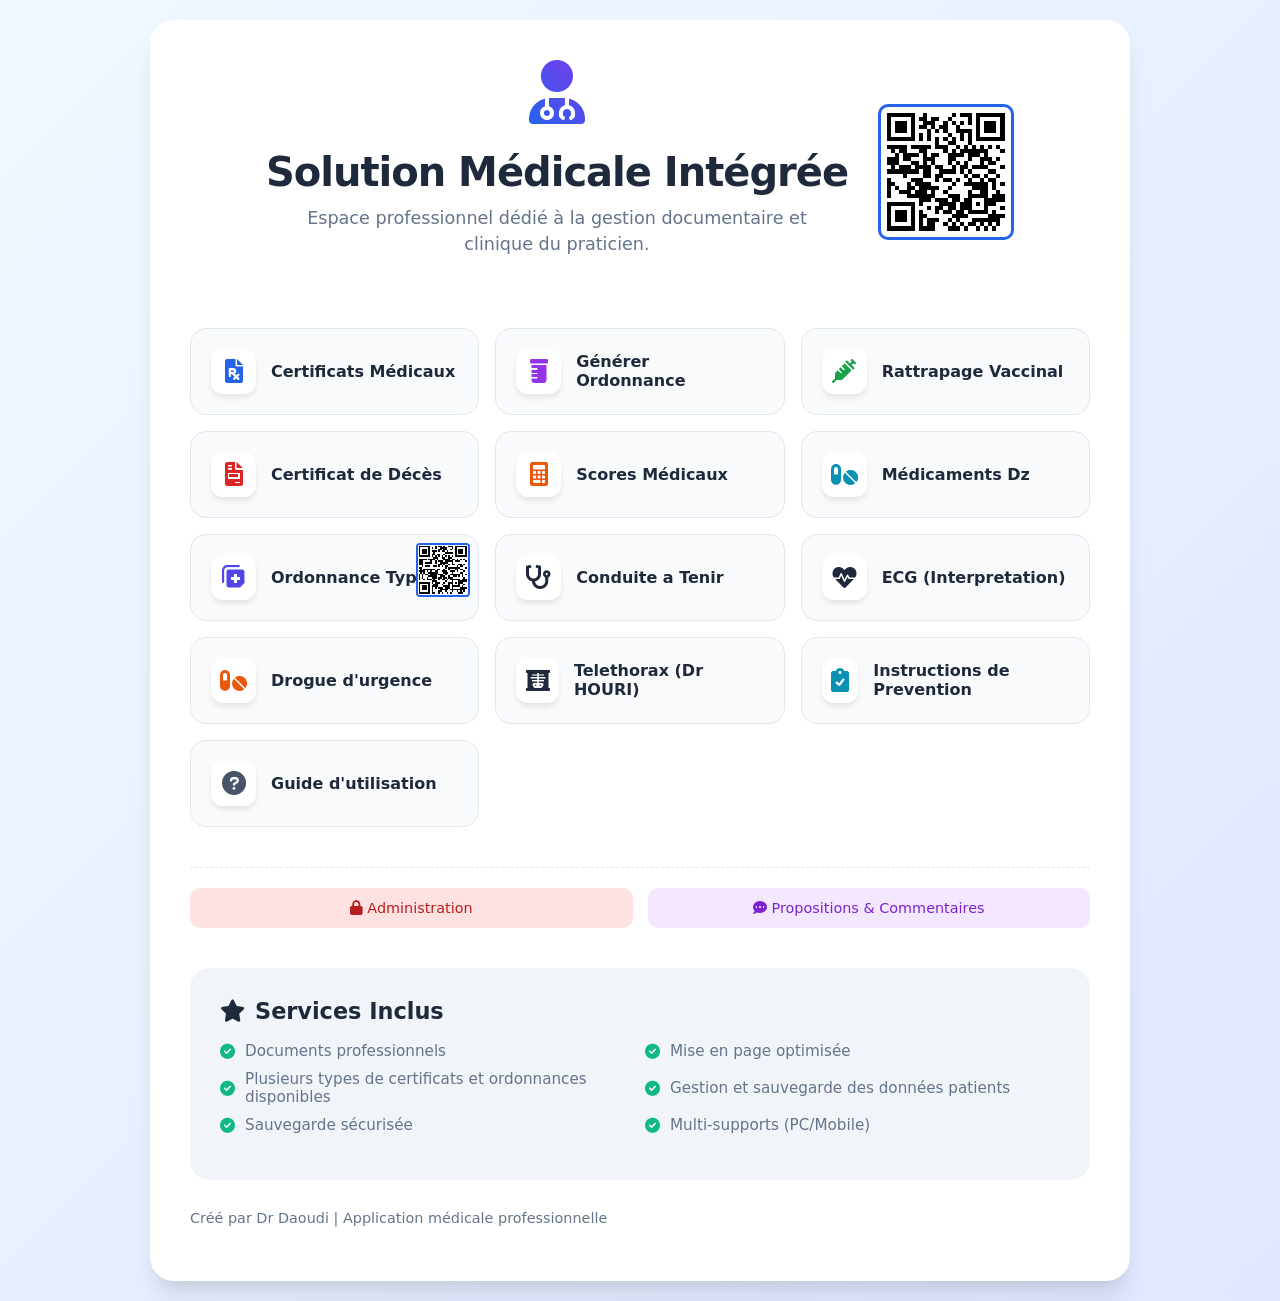
<file: index.html>
<!DOCTYPE html>
<html lang="fr">
<head>
    <meta charset="UTF-8">
    <meta name="viewport" content="width=device-width, initial-scale=1.0">
    <meta http-equiv="X-UA-Compatible" content="IE=edge">
    <title>Solution Médicale Intégrée - Dr Daoudi</title>
    <meta name="description" content="Plateforme complète pour la génération de certificats médicaux et ordonnances">
    <link rel="stylesheet" href="https://cdnjs.cloudflare.com/ajax/libs/font-awesome/6.0.0/css/all.min.css">
    <style>
        :root {
            --primary-color: #2563eb;
            --secondary-color: #7c3aed;
            --bg-gradient: linear-gradient(135deg, #f0f9ff 0%, #e0e7ff 100%);
            --card-bg: #ffffff;
            --text-main: #1e293b;
            --text-muted: #64748b;
        }

        body {
            font-family: 'Inter', 'Segoe UI', system-ui, -apple-system, sans-serif;
            background: var(--bg-gradient);
            margin: 0;
            padding: 20px;
            display: flex;
            flex-direction: column;
            align-items: center;
            min-height: 100vh;
            color: var(--text-main);
        }

        .container {
            background-color: var(--card-bg);
            border-radius: 24px;
            box-shadow: 0 20px 25px -5px rgba(0, 0, 0, 0.1), 0 10px 10px -5px rgba(0, 0, 0, 0.04);
            padding: 40px;
            max-width: 900px;
            width: 100%;
            margin: auto;
        }

        .header {
            text-align: center;
            margin-bottom: 40px;
        }

        .header i {
            font-size: 4em;
            margin-bottom: 15px;
            background: linear-gradient(45deg, var(--primary-color), var(--secondary-color));
            -webkit-background-clip: text;
            -webkit-text-fill-color: transparent;
            display: inline-block;
        }

        .header h1 {
            margin: 10px 0;
            font-size: 2.5em;
            font-weight: 800;
            letter-spacing: -0.025em;
        }

        .subtitle {
            font-size: 1.1em;
            color: var(--text-muted);
            max-width: 500px;
            margin: 0 auto 30px;
            line-height: 1.5;
        }

        /* شبكة الأزرار الجديدة */
        .buttons-grid {
            display: grid;
            grid-template-columns: repeat(auto-fit, minmax(250px, 1fr));
            gap: 16px;
            margin-bottom: 40px;
        }

        .cta-button {
            display: flex;
            align-items: center;
            padding: 20px;
            background-color: #f8fafc;
            color: var(--text-main);
            text-decoration: none;
            border-radius: 16px;
            font-weight: 600;
            transition: all 0.2s cubic-bezier(0.4, 0, 0.2, 1);
            border: 1px solid #e2e8f0;
            gap: 15px;
        }

        .cta-button i {
            font-size: 1.5em;
            width: 45px;
            height: 45px;
            display: flex;
            align-items: center;
            justify-content: center;
            border-radius: 12px;
            background-color: white;
            box-shadow: 0 4px 6px -1px rgba(0, 0, 0, 0.1);
        }

        .cta-button:hover {
            transform: translateY(-4px);
            background-color: white;
            border-color: var(--primary-color);
            box-shadow: 0 10px 15px -3px rgba(37, 99, 235, 0.1);
            color: var(--primary-color);
        }

        /* ألوان مخصصة لكل أيقونة لتمييزها بصرياً */
        .btn-certif i { color: #2563eb; }
        .btn-ord i { color: #9333ea; }
        .btn-vaccin i { color: #16a34a; }
        .btn-dece i { color: #dc2626; }
        .btn-score i { color: #ea580c; }
        .btn-med i { color: #0891b2; }
.btn-type i { color: #4f46e5; }
        .btn-guide i { color: #475569; }
        .btn-prev i { color: #0891b2; }
        .btn-medic i { color: #ea580c; }

        /* قسم الإدارة والتعليقات بشكل منفصل تحت */
        .admin-section {
            display: flex;
            gap: 15px;
            margin-top: 20px;
            padding-top: 20px;
            border-top: 1px dashed #e2e8f0;
        }

        .admin-btn {
            flex: 1;
            padding: 12px;
            font-size: 0.9em;
            border-radius: 10px;
            text-align: center;
            text-decoration: none;
            font-weight: 500;
        }

        .features {
            text-align: left;
            margin-top: 40px;
            padding: 30px;
            background: #f1f5f9;
            border-radius: 20px;
        }

        .features h2 {
            margin-top: 0;
            font-size: 1.4em;
            color: var(--text-main);
            display: flex;
            align-items: center;
            gap: 10px;
        }

        .feature-list {
            list-style: none;
            padding: 0;
            display: grid;
            grid-template-columns: repeat(auto-fit, minmax(300px, 1fr));
            gap: 10px;
        }

        .feature-list li {
            display: flex;
            align-items: center;
            gap: 10px;
            font-size: 0.95em;
            color: var(--text-muted);
        }

        .feature-list i {
            color: #10b981;
        }

        .footer {
            margin-top: 30px;
            color: var(--text-muted);
            font-size: 0.9em;
            font-weight: 500;
        }

@media (max-width: 600px) {
            .container { padding: 20px; }
            .header h1 { font-size: 1.8em; }
            .buttons-grid { grid-template-columns: 1fr; }
            .admin-section { flex-direction: column; }
            .header { flex-direction: column; gap: 15px !important; }
            .header i { font-size: 2.5em !important; }
            .header h1 { font-size: 1.5em !important; }
            .subtitle { font-size: 0.9em !important; }
            .cta-button { padding: 12px; font-size: 0.85em; }
            .footer { font-size: 0.8em; }
        }

        @media (max-width: 400px) {
            .container { padding: 15px; }
            .header h1 { font-size: 1.3em !important; }
            .cta-button { flex-direction: column; gap: 5px; }
            .cta-button i { margin-right: 0 !important; margin-bottom: 5px; }
        }
    </style>
</head>
<body>
    <div class="container">
<div class="header" style="display: flex; align-items: center; justify-content: center; gap: 30px; flex-wrap: wrap;">
            <div style="text-align: center;">
                <i class="fas fa-user-doctor"></i>
                <h1>Solution Médicale Intégrée</h1>
                <p class="subtitle">Espace professionnel dédié à la gestion documentaire et clinique du praticien.</p>
            </div>
            <a href="https://certificats-medicaux.vercel.app" target="_blank">
                <img src="qr-main.png" 
                     alt="QR Code" 
                     style="border: 3px solid #2563eb; border-radius: 10px; padding: 5px; width: 120px; height: 120px;">
            </a>
        </div>
        
        <div class="buttons-grid">
            <a href="certificat.html" class="cta-button btn-certif" target="_blank">
                <i class="fas fa-file-prescription"></i>
                <span>Certificats Médicaux</span>
            </a>
            
            <a href="ordonnance/ord.html" class="cta-button btn-ord" target="_blank">
                <i class="fas fa-prescription-bottle"></i>
                <span>Générer Ordonnance</span>
            </a>
            
            <a href="vaccin.html" class="cta-button btn-vaccin" target="_blank">
                <i class="fas fa-syringe"></i>
                <span>Rattrapage Vaccinal</span>
            </a>
            
            <a href="dece/popup.html" class="cta-button btn-dece" target="_blank">
                <i class="fas fa-file-invoice"></i>
                <span>Certificat de Décès</span>
            </a>
            
            <a href="score/index.html" class="cta-button btn-score" target="_blank">
                <i class="fas fa-calculator"></i>
                <span>Scores Médicaux</span>
            </a>
            
            <a href="medicamentdz/index.html" class="cta-button btn-med" target="_blank">
                <i class="fas fa-pills"></i>
                <span>Médicaments Dz</span>
            </a>
            
<a href="ordonnance type/ord_type.html" class="cta-button btn-type" target="_blank" style="position: relative;">
                <i class="fas fa-notes-medical"></i>
                <span>Ordonnance Type</span>
                <img src="qr-ord-type.png" 
                     alt="QR" 
                     style="position: absolute; top: 8px; right: 8px; border-radius: 4px; border: 2px solid #2563eb; width: 50px; height: 50px;">
            </a>
            
<a href="conduite/index.html" class="cta-button" target="_blank" style="position: relative;">
                <i class="fas fa-stethoscope"></i>
                <span>Conduite a Tenir</span>
            </a>
            
            <a href="https://ecg-facile.vercel.app/" class="cta-button" target="_blank" style="position: relative;">
                <i class="fas fa-heart-pulse"></i>
                <span>ECG (Interpretation)</span>
            </a>
            
            <a href="medicaments/index.html" class="cta-button btn-medic" target="_blank">
                <i class="fas fa-pills"></i>
                <span>Drogue d'urgence</span>
            </a>
			<a href="https://radiographie.vercel.app/?from=https://ordonnances-sur-web.vercel.app/" class="cta-button" target="_blank">
                <i class="fas fa-x-ray"></i>
                <span>Telethorax (Dr HOURI)</span>
            </a>
            <a href="https://notes-sante-dz.vercel.app/" class="cta-button btn-prev" target="_blank">
                <i class="fas fa-clipboard-check"></i>
                <span>Instructions de Prevention</span>
            </a>
            <a href="aide.html" class="cta-button btn-guide" target="_blank">
                <i class="fas fa-circle-question"></i>
                <span>Guide d'utilisation</span>
            </a>
			
        </div>

        <div class="admin-section">
            <a href="admin.html" class="admin-btn" style="background: #fee2e2; color: #b91c1c;" target="_blank">
                <i class="fas fa-lock"></i> Administration
            </a>
            <a href="commentaire/index.html" class="admin-btn" style="background: #f3e8ff; color: #7e22ce;" target="_blank">
                <i class="fas fa-comment-dots"></i> Propositions & Commentaires
            </a>
        </div>
        
        <div class="features">
            <h2><i class="fas fa-star"></i> Services Inclus</h2>
            <ul class="feature-list">
                <li><i class="fas fa-circle-check"></i> Documents professionnels</li>
                <li><i class="fas fa-circle-check"></i> Mise en page optimisée</li>
				<li><i class="fas fa-check-circle"></i> Plusieurs types de certificats et ordonnances disponibles</li>
				<li><i class="fas fa-check-circle"></i> Gestion et sauvegarde des données patients</li>
                <li><i class="fas fa-circle-check"></i> Sauvegarde sécurisée</li>
                <li><i class="fas fa-circle-check"></i> Multi-supports (PC/Mobile)</li>
            </ul>
        </div>
        
        <p class="footer">
            Créé par Dr Daoudi | Application médicale professionnelle
        </p>
    </div>
</body>
</html>
</file>
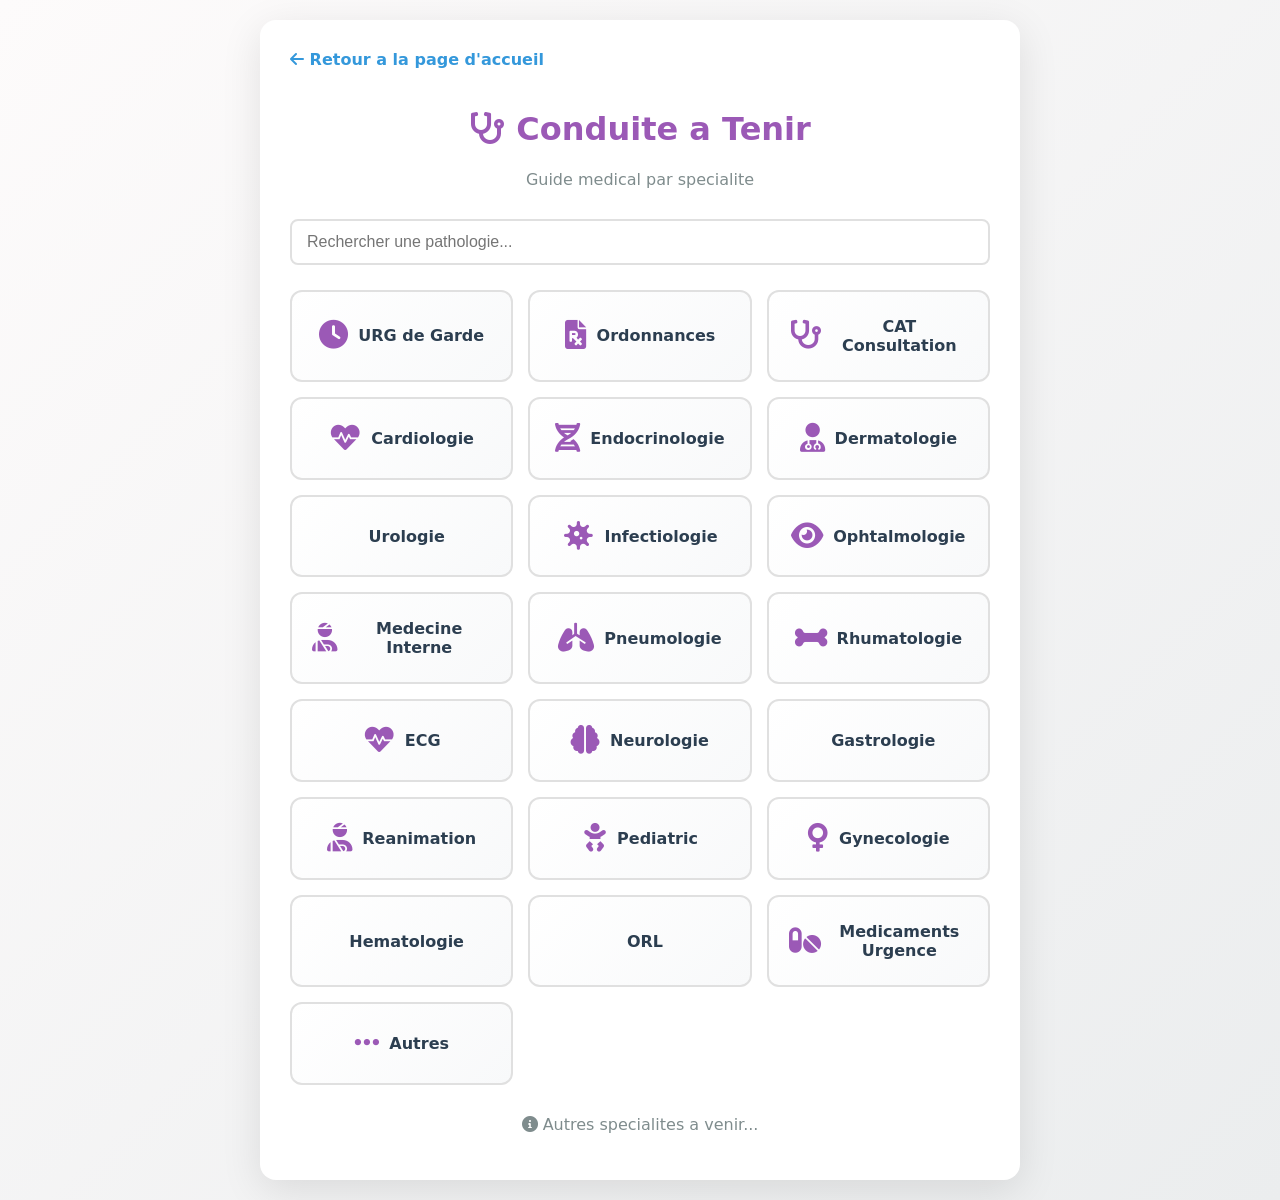
<file: conduite/index.html>
<!DOCTYPE html>
<html lang="fr">
<head>
    <meta charset="UTF-8">
    <meta name="viewport" content="width=device-width, initial-scale=1.0, maximum-scale=5.0, user-scalable=yes">
    <title>Conduite a Tenir - Medecine</title>
    <meta name="description" content="Guide des conduites a tenir medicales par specialite">
    <link rel="stylesheet" href="https://cdnjs.cloudflare.com/ajax/libs/font-awesome/6.0.0/css/all.min.css">
    <style>
        :root {
            --primary-color: #9b59b6;
            --bg-gradient: linear-gradient(135deg, #fdfbfb 0%, #ebedee 100%);
            --card-bg: #ffffff;
            --text-main: #2c3e50;
            --text-muted: #7f8c8d;
        }
        body {
            font-family: 'Inter', 'Segoe UI', system-ui, -apple-system, sans-serif;
            background: var(--bg-gradient);
            margin: 0;
            padding: 20px;
            display: flex;
            flex-direction: column;
            align-items: center;
            min-height: 100vh;
            color: var(--text-main);
        }
        .container {
            background-color: var(--card-bg);
            border-radius: 16px;
            box-shadow: 0 10px 40px rgba(0, 0, 0, 0.1);
            padding: 30px;
            max-width: 700px;
            width: 100%;
        }
        h1 {
            text-align: center;
            color: var(--primary-color);
        }
        .subtitle {
            text-align: center;
            color: var(--text-muted);
            margin-bottom: 30px;
        }
        .beta-badge {
            display: inline-block;
            padding: 5px 12px;
            background-color: #f39c12;
            color: white;
            border-radius: 20px;
            font-size: 0.8em;
            margin-bottom: 20px;
        }
        
        /* Search styles */
        .search-container {
            margin-bottom: 25px;
            width: 100%;
        }
        .search-input {
            width: 100%;
            padding: 12px 15px;
            font-size: 16px;
            border: 2px solid #e0e0e0;
            border-radius: 8px;
            outline: none;
            transition: border-color 0.3s;
            box-sizing: border-box;
        }
        .search-input:focus {
            border-color: var(--primary-color);
        }
        .search-results {
            margin-top: 10px;
            max-height: 300px;
            overflow-y: auto;
            display: none;
        }
        .search-results.active {
            display: block;
        }
        .search-result-item {
            padding: 10px 12px;
            border-bottom: 1px solid #eee;
            transition: background 0.2s;
        }
        .search-result-item:hover {
            background-color: #f5f5f5;
        }
        .search-result-item a {
            text-decoration: none;
            color: var(--text-main);
            display: flex;
            align-items: center;
            gap: 8px;
        }
        .search-result-item a:hover {
            color: var(--primary-color);
        }
        .search-result-item .specialty-tag {
            font-size: 0.75em;
            padding: 2px 6px;
            background-color: #ecf0f1;
            border-radius: 4px;
            color: #7f8c8d;
        }
        .no-results {
            padding: 15px;
            text-align: center;
            color: var(--text-muted);
        }
        
        .buttons-grid {
            display: grid;
            grid-template-columns: repeat(auto-fit, minmax(180px, 1fr));
            gap: 15px;
        }
        .cta-button {
            display: flex;
            align-items: center;
            justify-content: center;
            gap: 10px;
            padding: 25px 20px;
            background: linear-gradient(135deg, #fff 0%, #f8f9fa 100%);
            border: 2px solid #e0e0e0;
            border-radius: 12px;
            text-decoration: none;
            color: var(--text-main);
            font-weight: 600;
            transition: all 0.3s ease;
            text-align: center;
        }
        .cta-button:hover {
            border-color: var(--primary-color);
            transform: translateY(-3px);
            box-shadow: 0 5px 20px rgba(155, 89, 182, 0.2);
        }
        .cta-button i {
            font-size: 1.8em;
            color: var(--primary-color);
        }
        .coming-soon {
            opacity: 0.5;
            cursor: not-allowed;
        }
        
        @media (max-width: 768px) {
            body { padding: 10px; }
            .container { padding: 15px; }
            h1 { font-size: 1.3rem; }
            .subtitle { font-size: 0.9rem; }
            .buttons-grid { grid-template-columns: 1fr 1fr; gap: 10px; }
            .cta-button { padding: 12px; font-size: 0.9rem; }
            .cta-button i { font-size: 1.4em; }
        }
        
        @media (max-width: 480px) {
            .buttons-grid { grid-template-columns: 1fr; gap: 8px; }
            .cta-button { padding: 10px; font-size: 0.85rem; }
            h1 { font-size: 1.1rem; }
        }
    </style>
</head>
<body>
    <div class="container">
        
        <a href="../index.html" style="display: inline-block; margin-bottom: 20px; color: #3498db; text-decoration: none; font-weight: 600;">
            <i class="fas fa-arrow-left"></i> Retour a la page d'accueil
        </a>
        
        <h1><i class="fas fa-stethoscope"></i> Conduite a Tenir</h1>
        <p class="subtitle">Guide medical par specialite</p>
        
        <div class="search-container">
            <input type="text" id="searchInput" class="search-input" placeholder="Rechercher une pathologie...">
            <div id="searchResults" class="search-results"></div>
        </div>
        
        <div class="buttons-grid">
            <a href="URG-de-Garde/index.html" class="cta-button">
                <i class="fas fa-clock"></i>
                URG de Garde
            </a>
            
            <a href="ordonnances/index.html" class="cta-button">
                <i class="fas fa-file-prescription"></i>
                Ordonnances
            </a>
            
            <a href="cat-consultation/index.html" class="cta-button">
                <i class="fas fa-stethoscope"></i>
                CAT Consultation
            </a>
			
            <a href="cardiologie/index.html" class="cta-button">
                <i class="fas fa-heartbeat"></i>
                Cardiologie
            </a>
            
            <a href="endocrinologie/index.html" class="cta-button">
                <i class="fas fa-dna"></i>
                Endocrinologie
            </a>
            
            <a href="dermatologie/index.html" class="cta-button">
                <i class="fas fa-user-md"></i>
                Dermatologie
            </a>
            
            <a href="urologie/index.html" class="cta-button">
                <i class="fas fa-kidney"></i>
                Urologie
            </a>
            
            <a href="infectiologie/index.html" class="cta-button">
                <i class="fas fa-virus"></i>
                Infectiologie
            </a>
            
            <a href="ophtalmologie/index.html" class="cta-button">
                <i class="fas fa-eye"></i>
                Ophtalmologie
            </a>
            
            <a href="medecine-interne/index.html" class="cta-button">
                <i class="fas fa-user-injured"></i>
                Medecine Interne
            </a>
            
            <a href="pneumologie/index.html" class="cta-button">
                <i class="fas fa-lungs"></i>
                Pneumologie
            </a>
            
            <a href="rhumatologie/index.html" class="cta-button">
                <i class="fas fa-bone"></i>
                Rhumatologie
            </a>
            
            <a href="ecg/index.html" class="cta-button">
                <i class="fas fa-heart-pulse"></i>
                ECG
            </a>
            
            <a href="neurologie/index.html" class="cta-button">
                <i class="fas fa-brain"></i>
                Neurologie
            </a>
              
            <a href="gastrologie/index.html" class="cta-button">
                <i class="fas fa-stomach"></i>
                Gastrologie
            </a>
            
            <a href="reanimation/index.html" class="cta-button">
                <i class="fas fa-user-injured"></i>
                Reanimation
            </a>
            
            <a href="pediatrie/index.html" class="cta-button">
                <i class="fas fa-baby"></i>
                Pediatric
            </a>
            
            <a href="gynecologie/index.html" class="cta-button">
                <i class="fas fa-venus"></i>
                Gynecologie
            </a>
            
            <a href="hematologie/index.html" class="cta-button">
                <i class="fas fa-blood"></i>
                Hematologie
            </a>
            
            <a href="orl/index.html" class="cta-button">
                <i class="fas fa-ear"></i>
                ORL
            </a>
            
            <a href="medicaments-urgence/index.html" class="cta-button">
                <i class="fas fa-pills"></i>
                Medicaments Urgence
            </a>
                 
            <a href="autres/index.html" class="cta-button">
                <i class="fas fa-ellipsis"></i>
                Autres
            </a>
        </div>
        
        <p style="text-align: center; margin-top: 30px; color: var(--text-muted);">
            <i class="fas fa-info-circle"></i> Autres specialites a venir...
        </p>
    </div>
    
    <script>
    const specialties = {
        'cardiologie': 'Cardiologie',
        'endocrinologie': 'Endocrinologie',
        'dermatologie': 'Dermatologie',
        'urologie': 'Urologie',
        'infectiologie': 'Infectiologie',
        'ophtalmologie': 'Ophtalmologie',
        'medecine-interne': 'Medecine Interne',
        'pneumologie': 'Pneumologie',
        'rhumatologie': 'Rhumatologie',
        'ecg': 'ECG',
        'neurologie': 'Neurologie',
        'gastrologie': 'Gastrologie',
        'reanimation': 'Reanimation',
        'pediatrie': 'Pediatrie',
        'gynecologie': 'Gynecologie',
        'hematologie': 'Hematologie',
        'orl': 'ORL',
        'medicaments-urgence': 'Medicaments Urgence',
        'urgence': 'Urgence',
        'URG-de-Garde': 'URG de Garde',
        'ordonnances': 'Ordonnances',
        'cat-consultation': 'CAT Consultation',
        'autres': 'Autres'
    };
    
    let pages = [];
    
    // Charger les pages depuis le fichier JSON
    fetch('pages-index.json')
        .then(response => response.json())
        .then(data => {
            pages = data;
        })
        .catch(error => console.error('Erreur chargement index:', error));
    
    // Fonction de normalisation (supprime accents + minuscules)
    function normalizeText(text) {
        return text.toLowerCase()
                   .normalize('NFD')
                   .replace(/[\u0300-\u036f]/g, '');
    }
    
    const searchInput = document.getElementById('searchInput');
    const searchResults = document.getElementById('searchResults');
    
    searchInput.addEventListener('input', function() {
        const query = this.value.trim();
        
        if (query.length < 2) {
            searchResults.classList.remove('active');
            searchResults.innerHTML = '';
            return;
        }
        
        const normalizedQuery = normalizeText(query);
        
        const results = pages.filter(page => 
            normalizeText(page.title).includes(normalizedQuery)
        ).slice(0, 20);
        
        if (results.length === 0) {
            searchResults.innerHTML = '<div class="no-results">Aucun résultat trouvé</div>';
        } else {
            searchResults.innerHTML = results.map(result => `
                <div class="search-result-item">
                    <a href="${result.path}">
                        <span>${result.title}</span>
                        <span class="specialty-tag">${specialties[result.specialty] || result.specialty}</span>
                    </a>
                </div>
            `).join('');
        }
        
        searchResults.classList.add('active');
    });
    
    document.addEventListener('click', function(e) {
        if (!searchInput.contains(e.target) && !searchResults.contains(e.target)) {
            searchResults.classList.remove('active');
        }
    });
    </script>
</body>
</html>
</file>
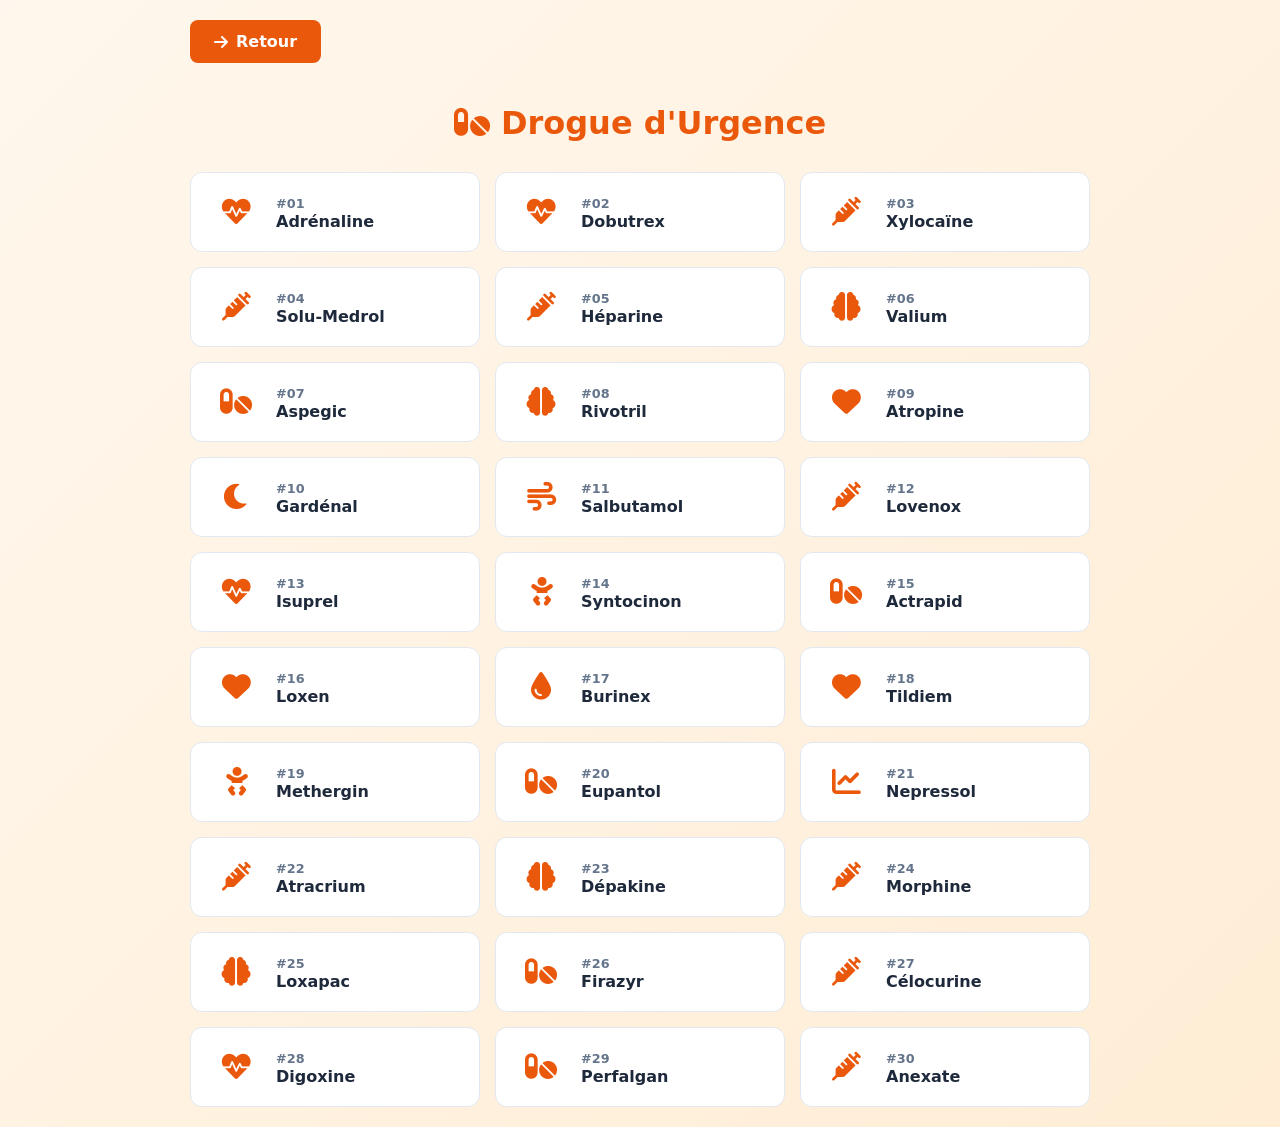
<file: medicaments/index.html>
<!DOCTYPE html>
<html lang="fr">
<head>
    <meta charset="UTF-8">
    <meta name="viewport" content="width=device-width, initial-scale=1.0">
    <title>Drogue d'Urgence - 30 Médicaments</title>
    <link rel="stylesheet" href="https://cdnjs.cloudflare.com/ajax/libs/font-awesome/6.0.0/css/all.min.css">
    <style>
        :root {
            --primary-color: #ea580c;
            --bg-gradient: linear-gradient(135deg, #fff7ed 0%, #ffedd5 100%);
            --card-bg: #ffffff;
        }
        body {
            font-family: 'Inter', 'Segoe UI', system-ui, sans-serif;
            background: var(--bg-gradient);
            margin: 0;
            padding: 20px;
            color: #1e293b;
        }
        .container {
            max-width: 900px;
            margin: 0 auto;
        }
        h1 {
            text-align: center;
            color: var(--primary-color);
            margin-bottom: 30px;
        }
        .med-grid {
            display: grid;
            grid-template-columns: repeat(auto-fit, minmax(250px, 1fr));
            gap: 15px;
        }
        .med-card {
            display: flex;
            align-items: center;
            padding: 20px;
            background: var(--card-bg);
            border-radius: 12px;
            text-decoration: none;
            color: #1e293b;
            border: 1px solid #e2e8f0;
            transition: all 0.2s;
            gap: 15px;
        }
        .med-card:hover {
            transform: translateY(-3px);
            border-color: var(--primary-color);
            box-shadow: 0 10px 15px -3px rgba(234, 88, 12, 0.15);
        }
        .med-card i {
            font-size: 1.8em;
            color: var(--primary-color);
            width: 50px;
            text-align: center;
        }
        .med-card .number {
            font-size: 0.8em;
            color: #64748b;
            font-weight: 600;
        }
        .back-btn {
            display: inline-flex;
            align-items: center;
            gap: 8px;
            padding: 12px 24px;
            background: var(--primary-color);
            color: white;
            text-decoration: none;
            border-radius: 8px;
            margin-bottom: 20px;
            font-weight: 600;
        }
        .back-btn:hover {
            background: #c2410c;
        }
    </style>
</head>
<body>
    <div class="container">
        <a href="../index.html" class="back-btn">
            <i class="fas fa-arrow-right"></i>
            Retour
        </a>
        <h1><i class="fas fa-pills"></i> Drogue d'Urgence</h1>
        <div class="med-grid">
            <a href="page1_adrenaline.html" class="med-card">
                <i class="fas fa-heart-pulse"></i>
                <div>
                    <span class="number">#01</span>
                    <div><strong>Adrénaline</strong></div>
                </div>
            </a>
            <a href="page2_dobutrex.html" class="med-card">
                <i class="fas fa-heart-pulse"></i>
                <div>
                    <span class="number">#02</span>
                    <div><strong>Dobutrex</strong></div>
                </div>
            </a>
            <a href="page3_xylocaine.html" class="med-card">
                <i class="fas fa-syringe"></i>
                <div>
                    <span class="number">#03</span>
                    <div><strong>Xylocaïne</strong></div>
                </div>
            </a>
            <a href="page4_solumedrol.html" class="med-card">
                <i class="fas fa-syringe"></i>
                <div>
                    <span class="number">#04</span>
                    <div><strong>Solu-Medrol</strong></div>
                </div>
            </a>
            <a href="page5_heparine.html" class="med-card">
                <i class="fas fa-syringe"></i>
                <div>
                    <span class="number">#05</span>
                    <div><strong>Héparine</strong></div>
                </div>
            </a>
            <a href="page6_valium.html" class="med-card">
                <i class="fas fa-brain"></i>
                <div>
                    <span class="number">#06</span>
                    <div><strong>Valium</strong></div>
                </div>
            </a>
            <a href="page7_aspegic.html" class="med-card">
                <i class="fas fa-pills"></i>
                <div>
                    <span class="number">#07</span>
                    <div><strong>Aspegic</strong></div>
                </div>
            </a>
            <a href="page8_rivotril.html" class="med-card">
                <i class="fas fa-brain"></i>
                <div>
                    <span class="number">#08</span>
                    <div><strong>Rivotril</strong></div>
                </div>
            </a>
            <a href="page9_atropine.html" class="med-card">
                <i class="fas fa-heart"></i>
                <div>
                    <span class="number">#09</span>
                    <div><strong>Atropine</strong></div>
                </div>
            </a>
            <a href="page10_gardenal.html" class="med-card">
                <i class="fas fa-moon"></i>
                <div>
                    <span class="number">#10</span>
                    <div><strong>Gardénal</strong></div>
                </div>
            </a>
            <a href="page11_salbutamol.html" class="med-card">
                <i class="fas fa-wind"></i>
                <div>
                    <span class="number">#11</span>
                    <div><strong>Salbutamol</strong></div>
                </div>
            </a>
            <a href="page12_lovenox.html" class="med-card">
                <i class="fas fa-syringe"></i>
                <div>
                    <span class="number">#12</span>
                    <div><strong>Lovenox</strong></div>
                </div>
            </a>
            <a href="page13_isuprel.html" class="med-card">
                <i class="fas fa-heart-pulse"></i>
                <div>
                    <span class="number">#13</span>
                    <div><strong>Isuprel</strong></div>
                </div>
            </a>
            <a href="page14_syntocinon.html" class="med-card">
                <i class="fas fa-baby"></i>
                <div>
                    <span class="number">#14</span>
                    <div><strong>Syntocinon</strong></div>
                </div>
            </a>
            <a href="page15_actrapid.html" class="med-card">
                <i class="fas fa-pills"></i>
                <div>
                    <span class="number">#15</span>
                    <div><strong>Actrapid</strong></div>
                </div>
            </a>
            <a href="page16_loxen.html" class="med-card">
                <i class="fas fa-heart"></i>
                <div>
                    <span class="number">#16</span>
                    <div><strong>Loxen</strong></div>
                </div>
            </a>
            <a href="page17_burinex.html" class="med-card">
                <i class="fas fa-tint"></i>
                <div>
                    <span class="number">#17</span>
                    <div><strong>Burinex</strong></div>
                </div>
            </a>
            <a href="page18_tildiem.html" class="med-card">
                <i class="fas fa-heart"></i>
                <div>
                    <span class="number">#18</span>
                    <div><strong>Tildiem</strong></div>
                </div>
            </a>
            <a href="page19_methergin.html" class="med-card">
                <i class="fas fa-baby"></i>
                <div>
                    <span class="number">#19</span>
                    <div><strong>Methergin</strong></div>
                </div>
            </a>
            <a href="page20_eupantol.html" class="med-card">
                <i class="fas fa-pills"></i>
                <div>
                    <span class="number">#20</span>
                    <div><strong>Eupantol</strong></div>
                </div>
            </a>
            <a href="page21_nepressol.html" class="med-card">
                <i class="fas fa-chart-line"></i>
                <div>
                    <span class="number">#21</span>
                    <div><strong>Nepressol</strong></div>
                </div>
            </a>
            <a href="page22_atracrium.html" class="med-card">
                <i class="fas fa-syringe"></i>
                <div>
                    <span class="number">#22</span>
                    <div><strong>Atracrium</strong></div>
                </div>
            </a>
            <a href="page23_depakine.html" class="med-card">
                <i class="fas fa-brain"></i>
                <div>
                    <span class="number">#23</span>
                    <div><strong>Dépakine</strong></div>
                </div>
            </a>
            <a href="page24_morphine.html" class="med-card">
                <i class="fas fa-syringe"></i>
                <div>
                    <span class="number">#24</span>
                    <div><strong>Morphine</strong></div>
                </div>
            </a>
            <a href="page25_loxapac.html" class="med-card">
                <i class="fas fa-brain"></i>
                <div>
                    <span class="number">#25</span>
                    <div><strong>Loxapac</strong></div>
                </div>
            </a>
            <a href="page26_firazyr.html" class="med-card">
                <i class="fas fa-pills"></i>
                <div>
                    <span class="number">#26</span>
                    <div><strong>Firazyr</strong></div>
                </div>
            </a>
            <a href="page27_celocurine.html" class="med-card">
                <i class="fas fa-syringe"></i>
                <div>
                    <span class="number">#27</span>
                    <div><strong>Célocurine</strong></div>
                </div>
            </a>
            <a href="page28_digoxine.html" class="med-card">
                <i class="fas fa-heart-pulse"></i>
                <div>
                    <span class="number">#28</span>
                    <div><strong>Digoxine</strong></div>
                </div>
            </a>
            <a href="page29_perfalgan.html" class="med-card">
                <i class="fas fa-pills"></i>
                <div>
                    <span class="number">#29</span>
                    <div><strong>Perfalgan</strong></div>
                </div>
            </a>
            <a href="page30_anexate.html" class="med-card">
                <i class="fas fa-syringe"></i>
                <div>
                    <span class="number">#30</span>
                    <div><strong>Anexate</strong></div>
                </div>
            </a>
        </div>
    </div>
</body>
</html>
</file>
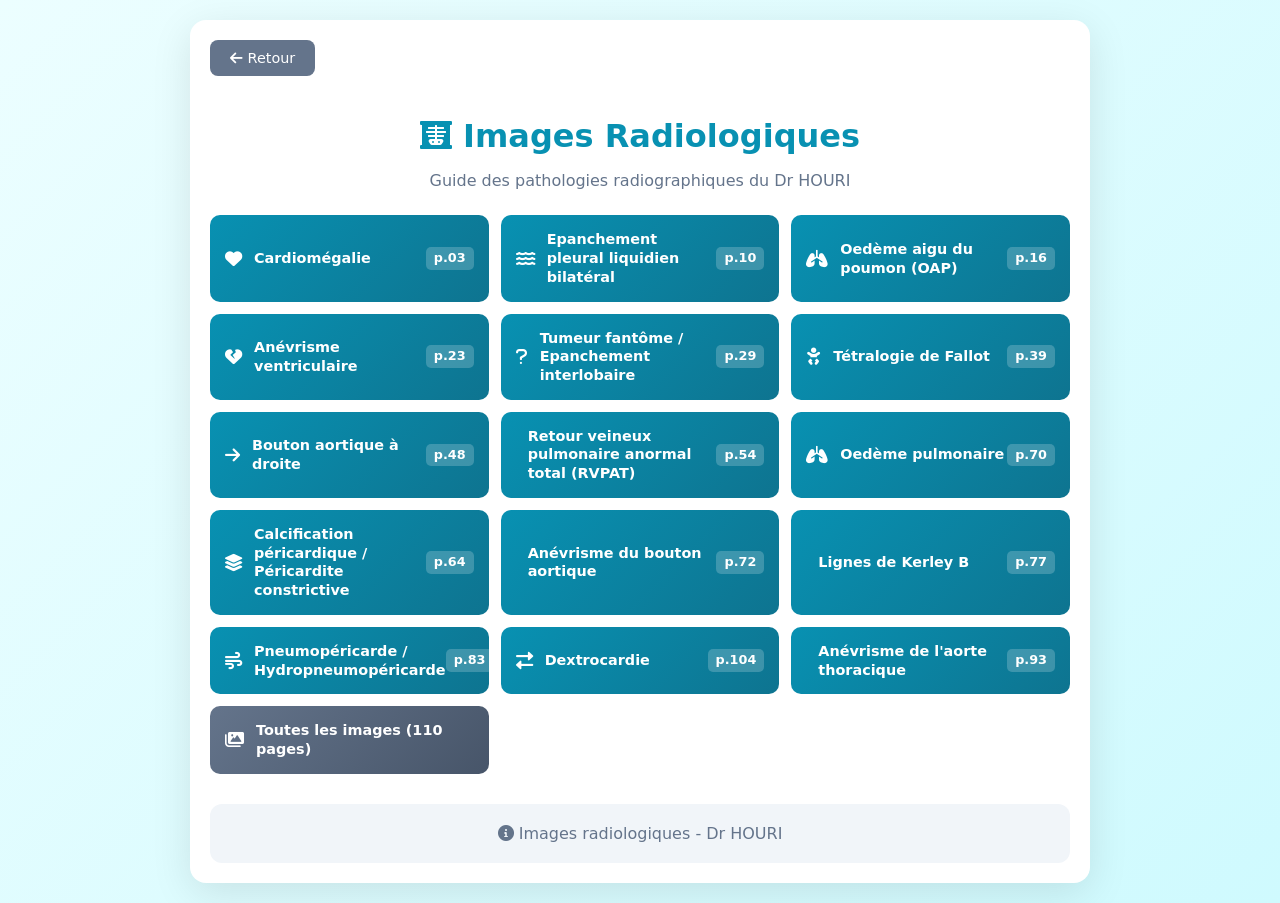
<file: radiologie/index.html>
<!DOCTYPE html>
<html lang="fr">
<head>
    <meta charset="UTF-8">
    <meta name="viewport" content="width=device-width, initial-scale=1.0, maximum-scale=5.0, user-scalable=yes">
    <meta name="mobile-web-app-capable" content="yes">
    <meta name="apple-mobile-web-app-capable" content="yes">
    <title>Images Radiologiques</title>
    <link rel="stylesheet" href="https://cdnjs.cloudflare.com/ajax/libs/font-awesome/6.0.0/css/all.min.css">
    <style>
        :root {
            --primary-color: #0891b2;
            --bg-gradient: linear-gradient(135deg, #ecfeff 0%, #cffafe 100%);
            --card-bg: #ffffff;
        }
        * { box-sizing: border-box; }
        body {
            font-family: 'Inter', 'Segoe UI', system-ui, sans-serif;
            background: var(--bg-gradient);
            margin: 0;
            padding: 20px;
            min-height: 100vh;
            color: #1e293b;
        }
        .container {
            max-width: 900px;
            margin: 0 auto;
            background: var(--card-bg);
            border-radius: 16px;
            padding: 20px;
            box-shadow: 0 10px 40px rgba(0,0,0,0.1);
        }
        h1 { text-align: center; color: var(--primary-color); margin-bottom: 10px; }
        .subtitle { text-align: center; color: #64748b; margin-bottom: 25px; }
        .retour {
            display: inline-block;
            margin-bottom: 20px;
            padding: 10px 20px;
            background: #64748b;
            color: white;
            text-decoration: none;
            border-radius: 8px;
            font-size: 0.9rem;
        }
        .retour:hover { background: #475569; }
        .buttons-grid {
            display: grid;
            grid-template-columns: repeat(auto-fill, minmax(220px, 1fr));
            gap: 12px;
        }
        .btn-radiologie {
            display: flex;
            align-items: center;
            justify-content: flex-start;
            padding: 15px;
            background: linear-gradient(135deg, #0891b2 0%, #0e7490 100%);
            color: white;
            text-decoration: none;
            border-radius: 10px;
            font-weight: 600;
            font-size: 0.9rem;
            text-align: left;
            transition: transform 0.2s, box-shadow 0.2s;
            border: none;
            cursor: pointer;
            line-height: 1.3;
        }
        .btn-radiologie:hover {
            transform: translateY(-2px);
            box-shadow: 0 6px 15px rgba(8, 145, 178, 0.3);
        }
        .btn-radiologie i { 
            margin-right: 12px; 
            font-size: 1.2em;
            flex-shrink: 0;
        }
        .btn-radiologie .page-num {
            margin-left: auto;
            background: rgba(255,255,255,0.2);
            padding: 3px 8px;
            border-radius: 5px;
            font-size: 0.8rem;
        }

        @media (max-width: 768px) {
            body { padding: 10px; }
            .container { padding: 15px; }
            h1 { font-size: 1.3rem; }
            .buttons-grid { grid-template-columns: 1fr; gap: 10px; }
            .btn-radiologie { padding: 12px; font-size: 0.85rem; }
        }
    </style>
</head>
<body>
    <div class="container">
        <a href="../index.html" class="retour">
            <i class="fas fa-arrow-left"></i> Retour
        </a>
        
        <h1><i class="fas fa-x-ray"></i> Images Radiologiques</h1>
        <p class="subtitle">Guide des pathologies radiographiques du Dr HOURI</p>
        
        <div class="buttons-grid">
            <a href="segment_3-9.html#page_3" class="btn-radiologie" target="_blank">
                <i class="fas fa-heart"></i>
                Cardiomégalie
                <span class="page-num">p.03</span>
            </a>
            
            <a href="segment_10-15.html#page_10" class="btn-radiologie" target="_blank">
                <i class="fas fa-water"></i>
                Epanchement pleural liquidien bilatéral
                <span class="page-num">p.10</span>
            </a>
            
            <a href="segment_16-22.html#page_16" class="btn-radiologie" target="_blank">
                <i class="fas fa-lungs"></i>
                Oedème aigu du poumon (OAP)
                <span class="page-num">p.16</span>
            </a>
            
            <a href="segment_23-28.html#page_23" class="btn-radiologie" target="_blank">
                <i class="fas fa-heart-broken"></i>
                Anévrisme ventriculaire
                <span class="page-num">p.23</span>
            </a>
            
            <a href="segment_29-38.html#page_29" class="btn-radiologie" target="_blank">
                <i class="fas fa-question"></i>
                Tumeur fantôme / Epanchement interlobaire
                <span class="page-num">p.29</span>
            </a>
            
            <a href="segment_39-47.html#page_39" class="btn-radiologie" target="_blank">
                <i class="fas fa-baby"></i>
                Tétralogie de Fallot
                <span class="page-num">p.39</span>
            </a>
            
            <a href="segment_48-53.html#page_48" class="btn-radiologie" target="_blank">
                <i class="fas fa-arrow-right"></i>
                Bouton aortique à droite
                <span class="page-num">p.48</span>
            </a>
            
            <a href="segment_54-69.html#page_54" class="btn-radiologie" target="_blank">
                <i class="fas fa-veins"></i>
                Retour veineux pulmonaire anormal total (RVPAT)
                <span class="page-num">p.54</span>
            </a>
            
            <a href="segment_70-79.html#page_70" class="btn-radiologie" target="_blank">
                <i class="fas fa-lungs"></i>
                Oedème pulmonaire
                <span class="page-num">p.70</span>
            </a>
            
            <a href="segment_64-71.html#page_64" class="btn-radiologie" target="_blank">
                <i class="fas fa-layer-group"></i>
                Calcification péricardique / Péricardite constrictive
                <span class="page-num">p.64</span>
            </a>
            
            <a href="segment_72-76.html#page_72" class="btn-radiologie" target="_blank">
                <i class="fas fa-artery"></i>
                Anévrisme du bouton aortique
                <span class="page-num">p.72</span>
            </a>
            
            <a href="toutes_les_images.html#page_77" class="btn-radiologie" target="_blank">
                <i class="fas fa-lines-leaning"></i>
                Lignes de Kerley B
                <span class="page-num">p.77</span>
            </a>
            
            <a href="segment_83-92.html#page_83" class="btn-radiologie" target="_blank">
                <i class="fas fa-wind"></i>
                Pneumopéricarde / Hydropneumopéricarde
                <span class="page-num">p.83</span>
            </a>
            
            <a href="segment_104-110.html#page_104" class="btn-radiologie" target="_blank">
                <i class="fas fa-exchange-alt"></i>
                Dextrocardie
                <span class="page-num">p.104</span>
            </a>
            
            <a href="segment_93-103.html#page_93" class="btn-radiologie" target="_blank">
                <i class="fas fa-aorta"></i>
                Anévrisme de l'aorte thoracique
                <span class="page-num">p.93</span>
            </a>
            
            <a href="toutes_les_images.html" class="btn-radiologie" style="background: linear-gradient(135deg, #64748b 0%, #475569 100%);" target="_blank">
                <i class="fas fa-images"></i>
                Toutes les images (110 pages)
            </a>
        </div>
        
        <div style="text-align:center; margin-top:30px; padding:20px; background:#f1f5f9; border-radius:12px;">
            <p style="margin:0; color:#64748b;">
                <i class="fas fa-info-circle"></i> 
                Images radiologiques - Dr HOURI
            </p>
        </div>
    </div>
</body>
</html>
</file>
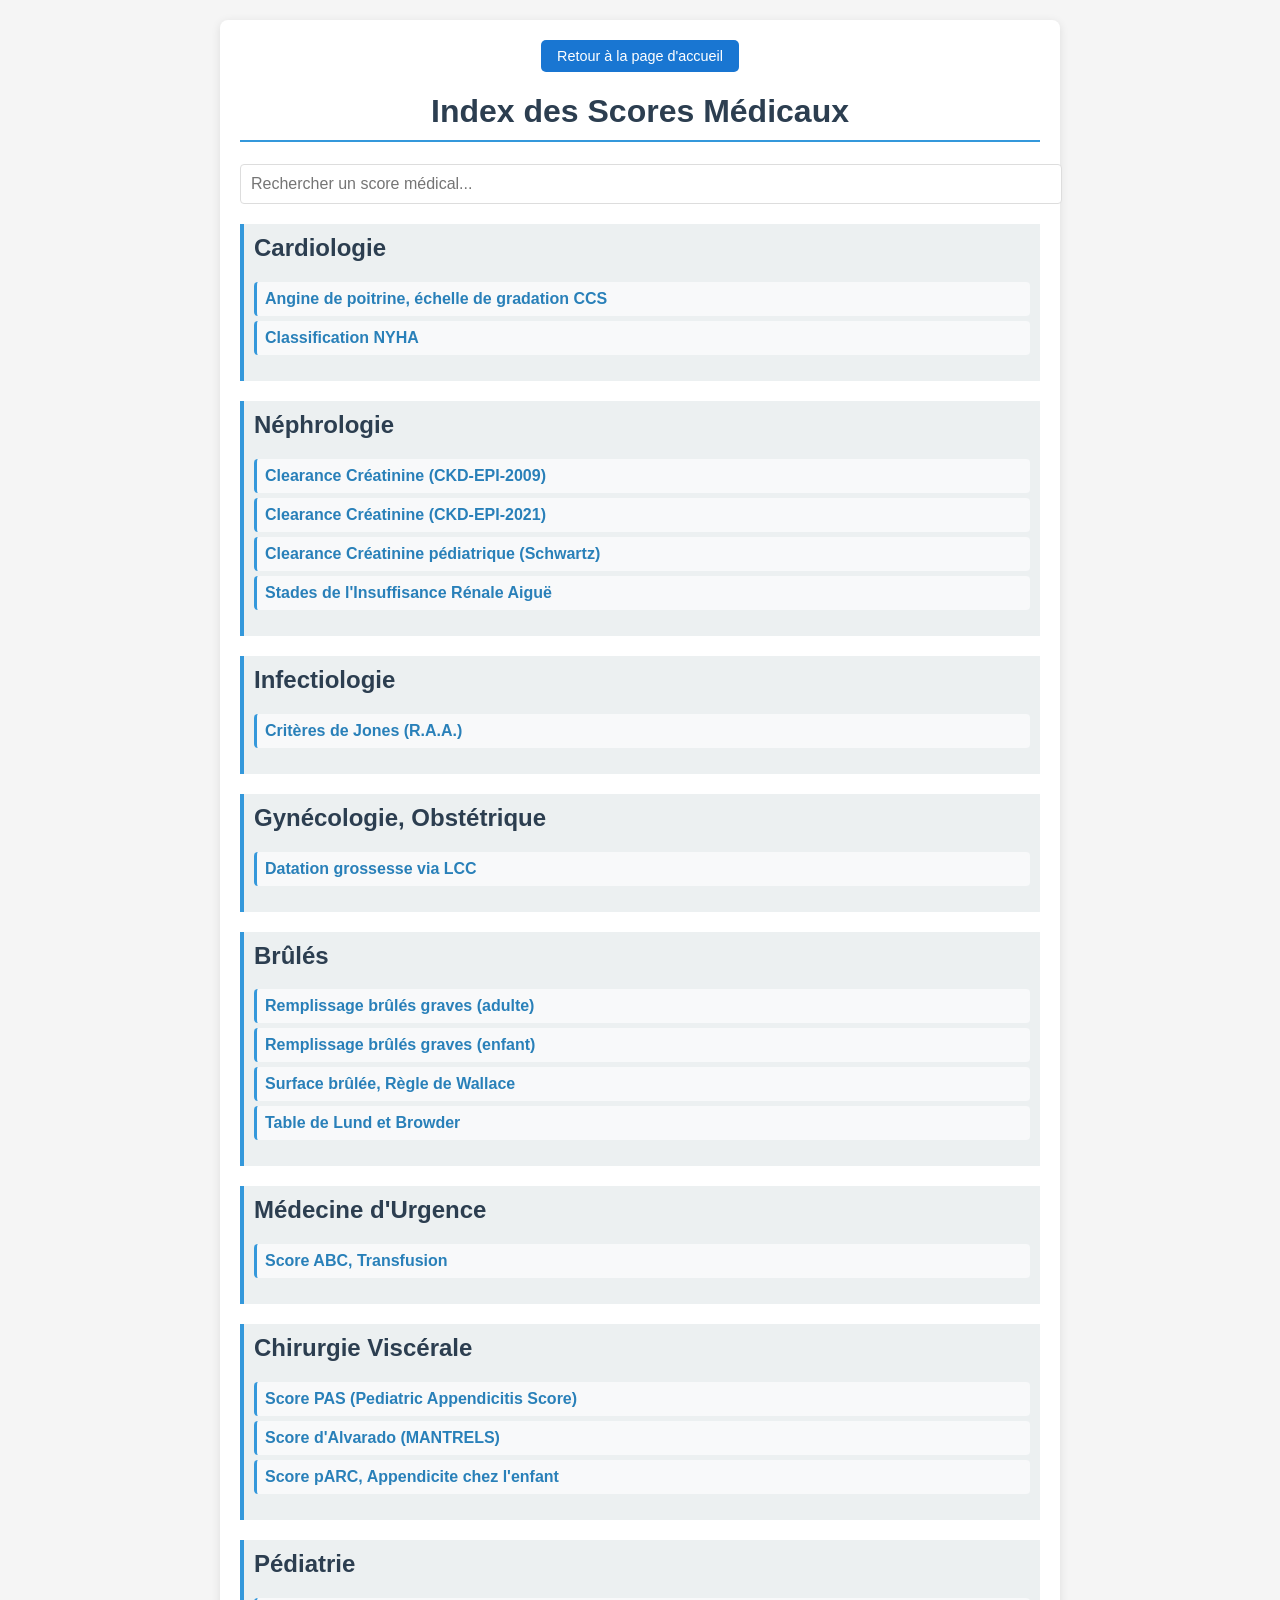
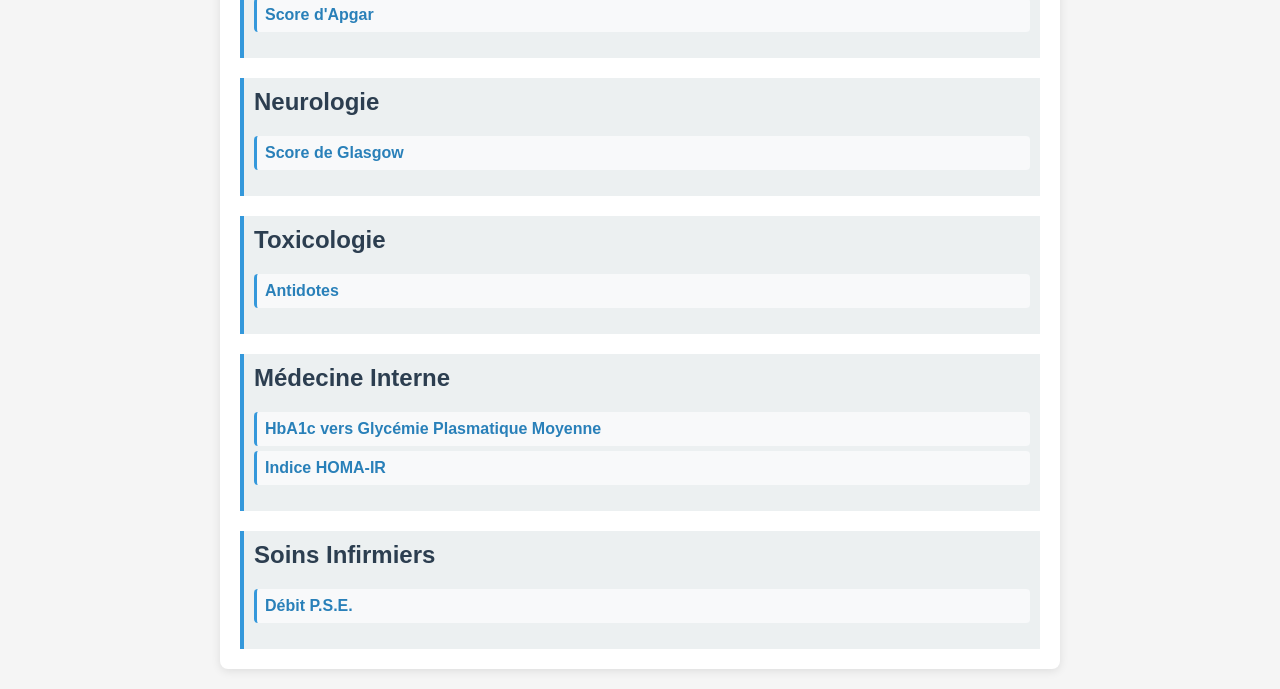
<file: score/index.html>
<!DOCTYPE html>
<html lang="fr">
<head>
    <meta charset="UTF-8">
    <meta name="viewport" content="width=device-width, initial-scale=1.0, maximum-scale=5.0, user-scalable=yes">
    <title>Index des Scores Médicaux</title>
    <style>
        body {
            font-family: Arial, sans-serif;
            margin: 20px;
            background-color: #f5f5f5;
        }
        .container {
            max-width: 800px;
            margin: 0 auto;
            background-color: white;
            padding: 20px;
            border-radius: 8px;
            box-shadow: 0 2px 10px rgba(0,0,0,0.1);
        }
        h1 {
            color: #2c3e50;
            text-align: center;
            border-bottom: 2px solid #3498db;
            padding-bottom: 10px;
        }
        .category {
            margin-top: 20px;
            padding: 10px;
            background-color: #ecf0f1;
            border-left: 4px solid #3498db;
        }
        .category h2 {
            margin-top: 0;
            color: #2c3e50;
        }
        .link-list {
            list-style-type: none;
            padding: 0;
        }
        .link-list li {
            padding: 8px;
            margin: 5px 0;
            background-color: #f8f9fa;
            border-radius: 4px;
            border-left: 3px solid #3498db;
        }
        .link-list li:hover {
            background-color: #e3f2fd;
        }
        .link-list a {
            text-decoration: none;
            color: #2980b9;
            font-weight: bold;
            display: block;
            transition: color 0.3s;
        }
        .link-list a:hover {
            color: #1a5276;
            text-decoration: underline;
        }
        .search-container {
            margin-bottom: 20px;
        }
#searchInput {
            width: 100%;
            padding: 10px;
            border: 1px solid #ddd;
            border-radius: 4px;
            font-size: 16px;
        }
        
        @media (max-width: 768px) {
            body { margin: 10px; padding: 0; }
            .container { padding: 15px; }
            h1 { font-size: 1.3rem; }
            h2 { font-size: 1.1rem; }
            .link-list li a { font-size: 0.95rem; padding: 8px; }
        }
        
        @media (max-width: 480px) {
            body { margin: 5px; }
            .container { padding: 10px; border-radius: 6px; }
            h1 { font-size: 1.1rem; }
            h2 { font-size: 1rem; }
            .category { padding: 8px; }
        }
    </style>
</head>
<body>
    <div class="container">
        <div style="text-align: center; margin-bottom: 20px;">
            <a href="../index.html" class="nav-button" style="display: inline-block; padding: 8px 16px; background-color: #1976d2; color: white; text-decoration: none; border-radius: 5px; font-size: 0.9em;">
                <i class="fas fa-home"></i> Retour à la page d'accueil
            </a>
        </div>
        <h1>Index des Scores Médicaux</h1>
        
        <div class="search-container">
            <input type="text" id="searchInput" placeholder="Rechercher un score médical...">
        </div>
        
        <div class="category">
            <h2>Cardiologie</h2>
            <ul class="link-list">
                <li><a href="Medicalcul - Angine de poitrine, echelle de gradation CCS ~ Cardiologie.html">Angine de poitrine, échelle de gradation CCS</a></li>
                <li><a href="Medicalcul - Classification NYHA ~ Cardiologie.html">Classification NYHA</a></li>
            </ul>
        </div>
        
        <div class="category">
            <h2>Néphrologie</h2>
            <ul class="link-list">
                <li><a href="Medicalcul - Clearance Créatinine (CKD-EPI-2009) ~ Néphrologie.html">Clearance Créatinine (CKD-EPI-2009)</a></li>
                <li><a href="Medicalcul - Clearance Créatinine (CKD-EPI-2021) ~ Néphrologie.html">Clearance Créatinine (CKD-EPI-2021)</a></li>
                <li><a href="Medicalcul - Clearance Créatinine pédiatrique (Schwartz) ~ Néphrologie.html">Clearance Créatinine pédiatrique (Schwartz)</a></li>
                <li><a href="Medicalcul - Stades de l'Insuffisance Rénale Aiguë ~ Néphrologie.html">Stades de l'Insuffisance Rénale Aiguë</a></li>
            </ul>
        </div>
        
        <div class="category">
            <h2>Infectiologie</h2>
            <ul class="link-list">
                <li><a href="Medicalcul - Critères de Jones (R.A.A.) ~ Infectiologie.html">Critères de Jones (R.A.A.)</a></li>
            </ul>
        </div>
        
        <div class="category">
            <h2>Gynécologie, Obstétrique</h2>
            <ul class="link-list">
                <li><a href="Medicalcul - Datation grossesse via LCC ~ Gynécologie, Obstétrique.html">Datation grossesse via LCC</a></li>
            </ul>
        </div>
        
        <div class="category">
            <h2>Brûlés</h2>
            <ul class="link-list">
                <li><a href="Medicalcul - Remplissage brûlés graves (adulte) ~ Brûlés.html">Remplissage brûlés graves (adulte)</a></li>
                <li><a href="Medicalcul - Remplissage brûlés graves (enfant) ~ Brûlés.html">Remplissage brûlés graves (enfant)</a></li>
                <li><a href="Medicalcul - Surface brûlée, Règle de Wallace ~ Brûlés.html">Surface brûlée, Règle de Wallace</a></li>
                <li><a href="Medicalcul - Table de Lund et Browder ~ Brûlés.html">Table de Lund et Browder</a></li>
            </ul>
        </div>
        
        <div class="category">
            <h2>Médecine d'Urgence</h2>
            <ul class="link-list">
                <li><a href="Medicalcul - Score ABC, Transfusion ~ Médecine d'Urgence.html">Score ABC, Transfusion</a></li>
            </ul>
        </div>
        
        <div class="category">
            <h2>Chirurgie Viscérale</h2>
            <ul class="link-list">
                <li><a href="Medicalcul - Score PAS (Pediatric Appendicitis Score) ~ Chirurgie Viscérale.html">Score PAS (Pediatric Appendicitis Score)</a></li>
                <li><a href="Medicalcul - Score d'Alvarado (MANTRELS) ~ Chirurgie Viscérale.html">Score d'Alvarado (MANTRELS)</a></li>
                <li><a href="Medicalcul - Score pARC, Appendicite chez l'enfant ~ Chirurgie Viscérale.html">Score pARC, Appendicite chez l'enfant</a></li>
            </ul>
        </div>
        
        <div class="category">
            <h2>Pédiatrie</h2>
            <ul class="link-list">
                <li><a href="Medicalcul - Score d'Apgar ~ Pédiatrie.html">Score d'Apgar</a></li>
            </ul>
        </div>
        
        <div class="category">
            <h2>Neurologie</h2>
            <ul class="link-list">
                <li><a href="Medicalcul - Score de Glasgow ~ Neurologie.html">Score de Glasgow</a></li>
            </ul>
        </div>
        
        <div class="category">
            <h2>Toxicologie</h2>
            <ul class="link-list">
                <li><a href="Medicalcul - Antidotes ~ Toxicologie.html">Antidotes</a></li>
            </ul>
        </div>
        
        <div class="category">
            <h2>Médecine Interne</h2>
            <ul class="link-list">
                <li><a href="Medicalcul - HbA1c vers Glycémie Plasmatique Moyenne ~ Médecine Interne.html">HbA1c vers Glycémie Plasmatique Moyenne</a></li>
                <li><a href="Medicalcul - Indice HOMA-IR ~ Médecine Interne.html">Indice HOMA-IR</a></li>
            </ul>
        </div>
        
        <div class="category">
            <h2>Soins Infirmiers</h2>
            <ul class="link-list">
                <li><a href="Medicalcul - Débit P.S.E. ~ Soins Infirmiers.html">Débit P.S.E.</a></li>
            </ul>
        </div>
    </div>

    <script>
        document.addEventListener('DOMContentLoaded', function() {
            const searchInput = document.getElementById('searchInput');
            const links = document.querySelectorAll('.link-list a');
            
            searchInput.addEventListener('keyup', function() {
                const searchTerm = searchInput.value.toLowerCase();
                
                links.forEach(function(link) {
                    const text = link.textContent.toLowerCase();
                    const listItem = link.parentElement;
                    
                    if (text.includes(searchTerm)) {
                        listItem.style.display = 'block';
                    } else {
                        listItem.style.display = 'none';
                    }
                });
            });
        });
    </script>
</body>
</html>
</file>
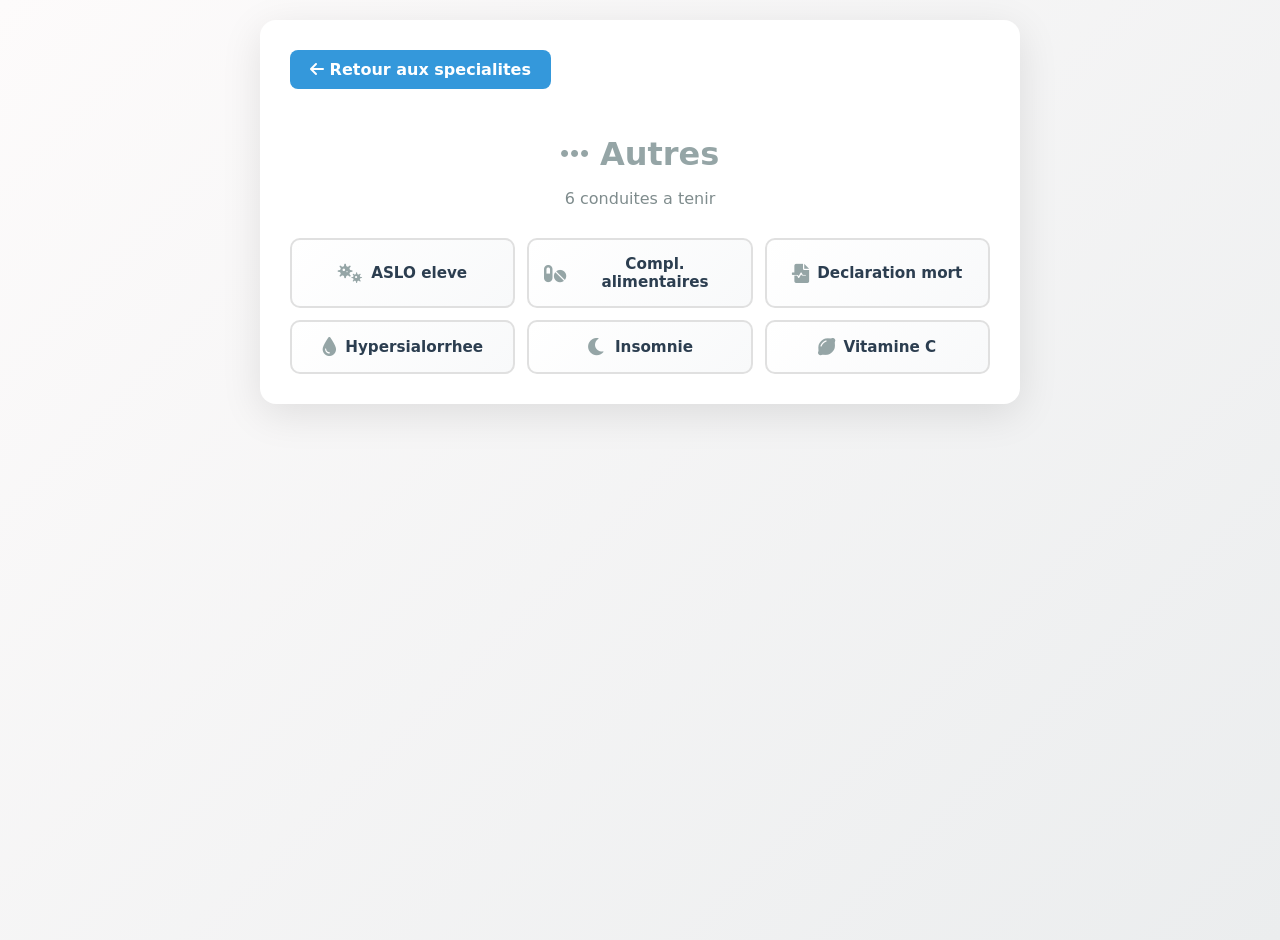
<file: conduite/autres/index.html>
<!DOCTYPE html>
<html lang="fr">
<head>
    <meta charset="UTF-8">
    <meta name="viewport" content="width=device-width, initial-scale=1.0">
    <title>Autres - Conduite a Tenir</title>
    <meta name="description" content="Conduites a tenir en Autres">
    <link rel="stylesheet" href="https://cdnjs.cloudflare.com/ajax/libs/font-awesome/6.0.0/css/all.min.css">
    <style>
        :root { --primary-color: #95a5a6; --bg-gradient: linear-gradient(135deg, #fdfbfb 0%, #ebedee 100%); --card-bg: #ffffff; --text-main: #2c3e50; --text-muted: #7f8c8d; }
        body { font-family: "Inter", "Segoe UI", system-ui, -apple-system, sans-serif; background: var(--bg-gradient); margin: 0; padding: 20px; display: flex; flex-direction: column; align-items: center; min-height: 100vh; color: var(--text-main); }
        .container { background-color: var(--card-bg); border-radius: 16px; box-shadow: 0 10px 40px rgba(0, 0, 0, 0.1); padding: 30px; max-width: 700px; width: 100%; }
        h1 { text-align: center; color: var(--primary-color); margin-bottom: 5px; }
        .subtitle { text-align: center; color: var(--text-muted); margin-bottom: 30px; }
        .back-link { display: inline-block; padding: 10px 20px; background-color: #3498db; color: white; text-decoration: none; border-radius: 8px; margin-bottom: 25px; font-weight: 600; }
        .back-link:hover { background-color: #2980b9; }
        .buttons-grid { display: grid; grid-template-columns: repeat(auto-fit, minmax(180px, 1fr)); gap: 12px; }
        .cta-button { display: flex; align-items: center; justify-content: center; gap: 8px; padding: 15px; background: linear-gradient(135deg, #fff 0%, #f8f9fa 100%); border: 2px solid #e0e0e0; border-radius: 10px; text-decoration: none; color: var(--text-main); font-weight: 600; transition: all 0.3s ease; text-align: center; font-size: 0.95em; }
        .cta-button:hover { border-color: var(--primary-color); transform: translateY(-2px); box-shadow: 0 5px 15px rgba(149, 165, 166, 0.2); }
        .cta-button i { font-size: 1.3em; color: var(--primary-color); }
    </style>
</head>
<body>
    <div class="container">
        <a href="../index.html" class="back-link"><i class="fas fa-arrow-left"></i> Retour aux specialites</a>
        
        <h1><i class="fas fa-ellipsis-h"></i> Autres</h1>
        <p class="subtitle">6 conduites a tenir</p>
        
        <div class="buttons-grid">
            <a href="aslo.html" class="cta-button"><i class="fas fa-viruses"></i> ASLO eleve</a>
            <a href="complements-alimentaires.html" class="cta-button"><i class="fas fa-pills"></i> Compl. alimentaires</a>
            <a href="declaration-mort.html" class="cta-button"><i class="fas fa-file-medical-alt"></i> Declaration mort</a>
            <a href="hypersialorrhee.html" class="cta-button"><i class="fas fa-tint"></i> Hypersialorrhee</a>
            <a href="insomnie.html" class="cta-button"><i class="fas fa-moon"></i> Insomnie</a>
            <a href="vitamime-c.html" class="cta-button"><i class="fas fa-lemon"></i> Vitamine C</a>
        </div>
    </div>
</body>
</html>
</file>
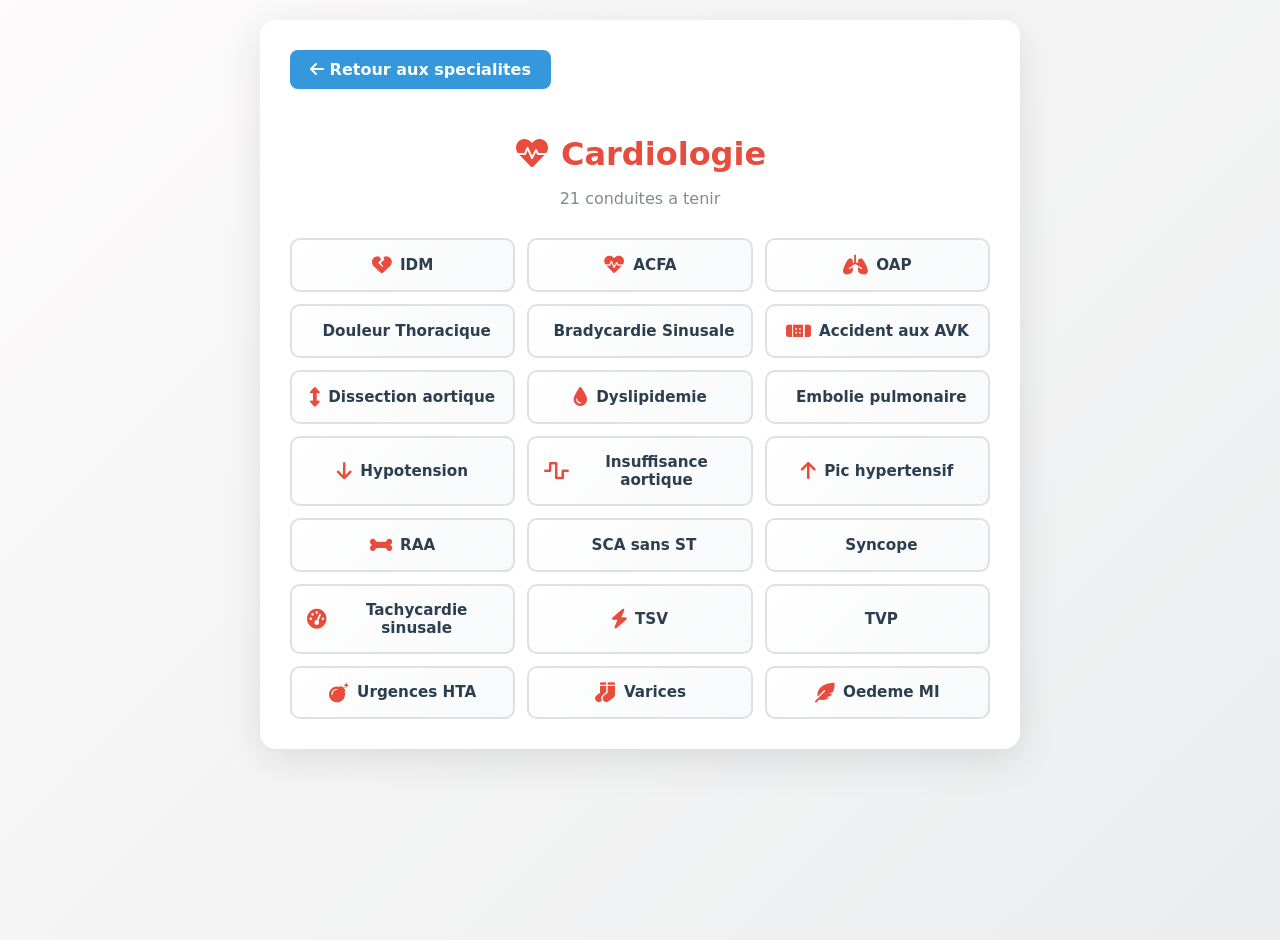
<file: conduite/cardiologie/index.html>
<!DOCTYPE html>
<html lang="fr">
<head>
    <meta charset="UTF-8">
    <meta name="viewport" content="width=device-width, initial-scale=1.0">
    <title>Cardiologie - Conduite a Tenir</title>
    <meta name="description" content="Conduites a tenir en Cardiologie">
    <link rel="stylesheet" href="https://cdnjs.cloudflare.com/ajax/libs/font-awesome/6.0.0/css/all.min.css">
    <style>
        :root { --primary-color: #e74c3c; --bg-gradient: linear-gradient(135deg, #fdfbfb 0%, #ebedee 100%); --card-bg: #ffffff; --text-main: #2c3e50; --text-muted: #7f8c8d; }
        body { font-family: 'Inter', 'Segoe UI', system-ui, -apple-system, sans-serif; background: var(--bg-gradient); margin: 0; padding: 20px; display: flex; flex-direction: column; align-items: center; min-height: 100vh; color: var(--text-main); }
        .container { background-color: var(--card-bg); border-radius: 16px; box-shadow: 0 10px 40px rgba(0, 0, 0, 0.1); padding: 30px; max-width: 700px; width: 100%; }
        h1 { text-align: center; color: var(--primary-color); margin-bottom: 5px; }
        .subtitle { text-align: center; color: var(--text-muted); margin-bottom: 30px; }
        .back-link { display: inline-block; padding: 10px 20px; background-color: #3498db; color: white; text-decoration: none; border-radius: 8px; margin-bottom: 25px; font-weight: 600; }
        .back-link:hover { background-color: #2980b9; }
        .buttons-grid { display: grid; grid-template-columns: repeat(auto-fit, minmax(180px, 1fr)); gap: 12px; }
        .cta-button { display: flex; align-items: center; justify-content: center; gap: 8px; padding: 15px; background: linear-gradient(135deg, #fff 0%, #f8f9fa 100%); border: 2px solid #e0e0e0; border-radius: 10px; text-decoration: none; color: var(--text-main); font-weight: 600; transition: all 0.3s ease; text-align: center; font-size: 0.95em; }
        .cta-button:hover { border-color: var(--primary-color); transform: translateY(-2px); box-shadow: 0 5px 15px rgba(231, 76, 60, 0.2); }
        .cta-button i { font-size: 1.3em; color: var(--primary-color); }
    </style>
</head>
<body>
    <div class="container">
        <a href="../index.html" class="back-link"><i class="fas fa-arrow-left"></i> Retour aux specialites</a>
        
        <h1><i class="fas fa-heartbeat"></i> Cardiologie</h1>
        <p class="subtitle">21 conduites a tenir</p>
        
        <div class="buttons-grid">
            <a href="idm.html" class="cta-button"><i class="fas fa-heart-broken"></i> IDM</a>
            <a href="acfa.html" class="cta-button"><i class="fas fa-heart-pulse"></i> ACFA</a>
            <a href="oap.html" class="cta-button"><i class="fas fa-lungs"></i> OAP</a>
            <a href="douleur-thoracique.html" class="cta-button"><i class="fas fa-burst"></i> Douleur Thoracique</a>
            <a href="bradycardie-sinusale.html" class="cta-button"><i class="fas fa-heart-pause"></i> Bradycardie Sinusale</a>
            <a href="accident-avk.html" class="cta-button"><i class="fas fa-band-aid"></i> Accident aux AVK</a>
            <a href="dissection-aortique.html" class="cta-button"><i class="fas fa-arrows-alt-v"></i> Dissection aortique</a>
            <a href="dyslipidemie.html" class="cta-button"><i class="fas fa-tint"></i> Dyslipidemie</a>
            <a href="embolie-pulmonaire.html" class="cta-button"><i class="fas fa-lung"></i> Embolie pulmonaire</a>
            <a href="hypotension-arterielle.html" class="cta-button"><i class="fas fa-arrow-down"></i> Hypotension</a>
            <a href="insuffisance-aortique.html" class="cta-button"><i class="fas fa-wave-square"></i> Insuffisance aortique</a>
            <a href="pic-hypertensif.html" class="cta-button"><i class="fas fa-arrow-up"></i> Pic hypertensif</a>
            <a href="rheumatisme-articulaire-aigu.html" class="cta-button"><i class="fas fa-bone"></i> RAA</a>
            <a href="sca-sans-sus-decalage.html" class="cta-button"><i class="fas fa-ekg"></i> SCA sans ST</a>
            <a href="syncope.html" class="cta-button"><i class="fas fa-user-fall"></i> Syncope</a>
            <a href="tachycardie-sinusale.html" class="cta-button"><i class="fas fa-tachometer-alt"></i> Tachycardie sinusale</a>
            <a href="tachycardie-supraventriculaire.html" class="cta-button"><i class="fas fa-bolt"></i> TSV</a>
            <a href="tvp.html" class="cta-button"><i class="fas fa-vein"></i> TVP</a>
            <a href="urgences-hypertensives.html" class="cta-button"><i class="fas fa-bomb"></i> Urgences HTA</a>
            <a href="varices.html" class="cta-button"><i class="fas fa-socks"></i> Varices</a>
            <a href="oedeme-membres-inferieurs.html" class="cta-button"><i class="fas fa-feather-alt"></i> Oedeme MI</a>
        </div>
    </div>
</body>
</html>
</file>
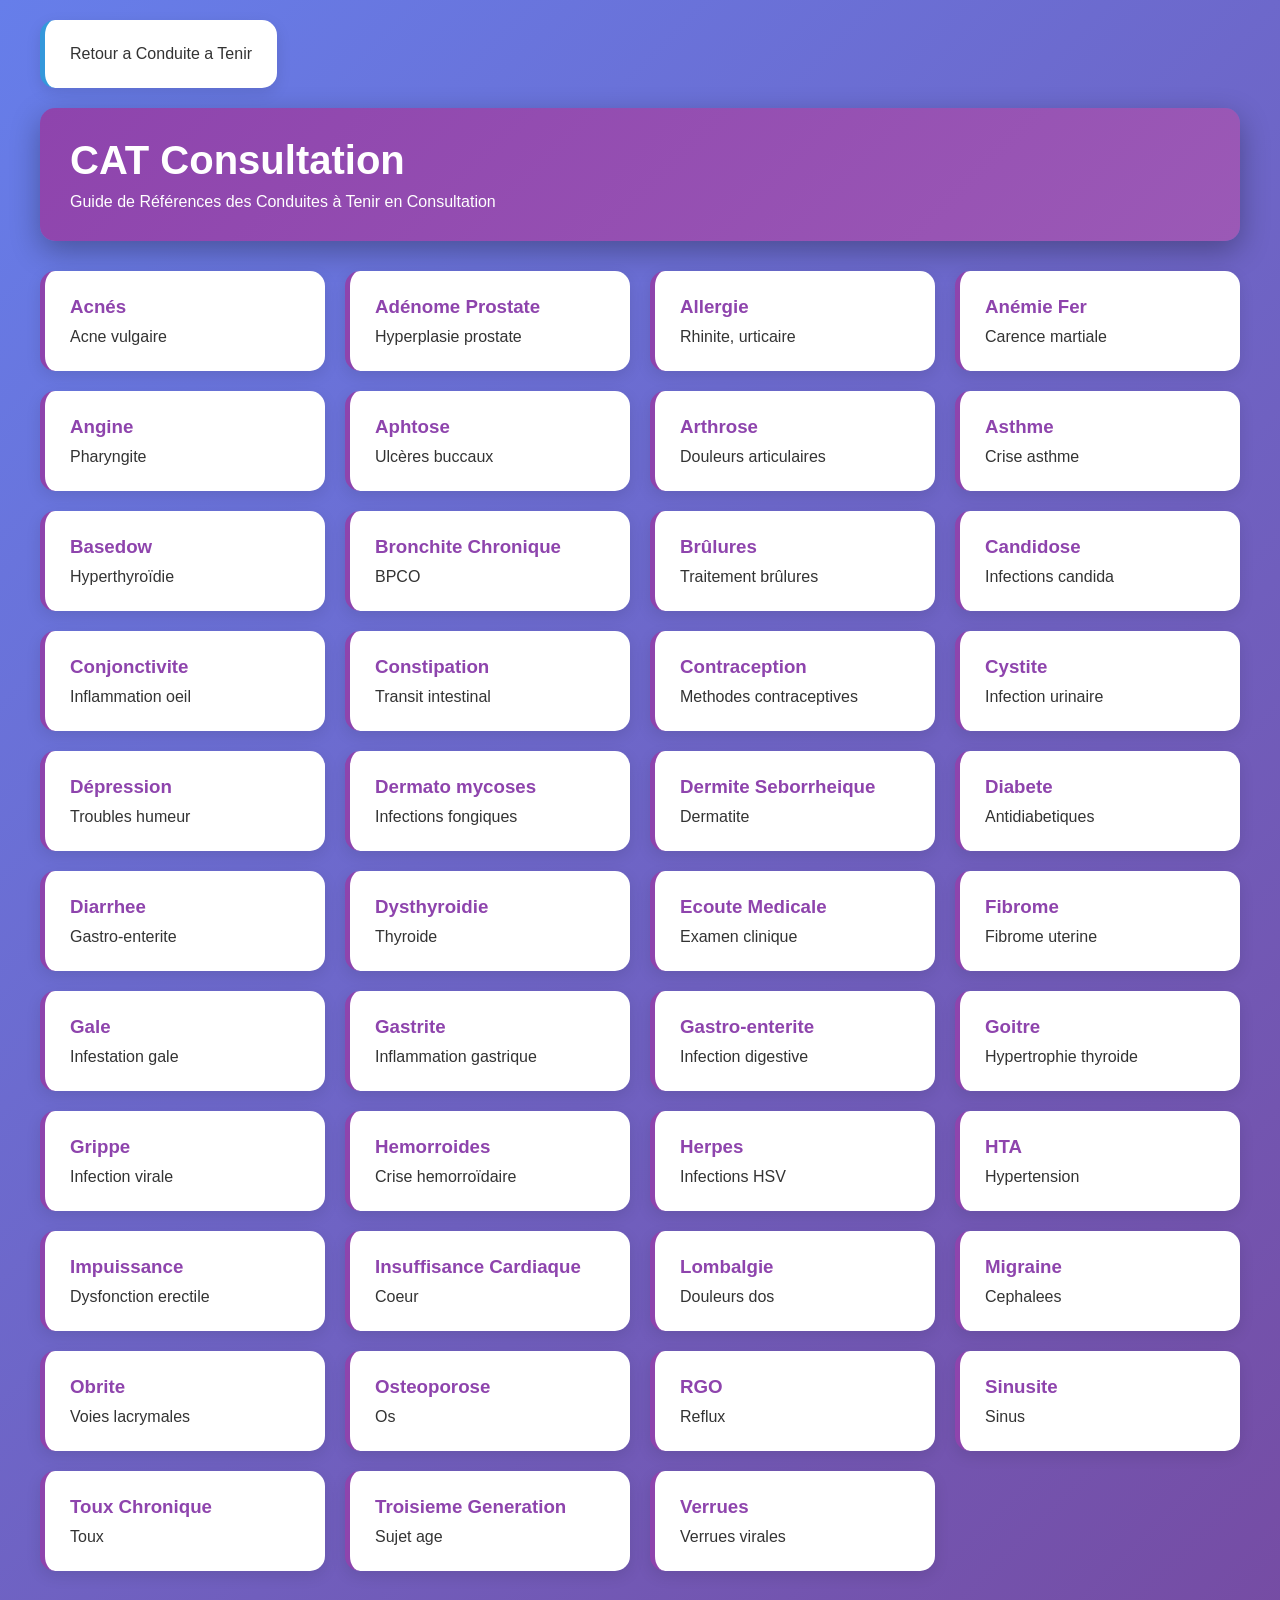
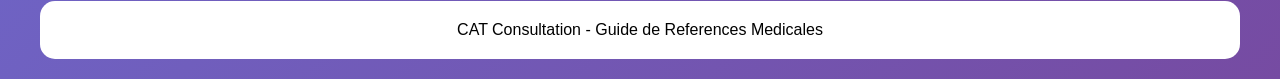
<file: conduite/cat-consultation/index.html>
<!DOCTYPE html>
<html lang="fr">
<head>
    <meta charset="UTF-8">
    <meta name="viewport" content="width=device-width, initial-scale=1.0">
    <title>CAT Consultation</title>
    <style>
        * { margin: 0; padding: 0; box-sizing: border-box; }
        body { font-family: "Segoe UI", Tahoma, sans-serif; background: linear-gradient(135deg, #667eea 0%, #764ba2 100%); min-height: 100vh; padding: 20px; }
        .container { max-width: 1200px; margin: 0 auto; }
        .header { background: linear-gradient(135deg, #8e44ad 0%, #9b59b6 100%); color: white; padding: 30px; border-radius: 15px; margin-bottom: 30px; box-shadow: 0 10px 30px rgba(0,0,0,0.3); }
        .header h1 { font-size: 2.5em; margin-bottom: 10px; }
        .nav-grid { display: grid; grid-template-columns: repeat(auto-fill, minmax(280px, 1fr)); gap: 20px; }
        .nav-card { background: white; border-radius: 15px; padding: 25px; transition: all 0.3s; box-shadow: 0 5px 15px rgba(0,0,0,0.1); text-decoration: none; color: #333; border-left: 5px solid #8e44ad; }
        .nav-card:hover { transform: translateY(-5px); box-shadow: 0 10px 30px rgba(0,0,0,0.2); border-left-color: #9b59b6; }
        .nav-card h3 { color: #8e44ad; margin-bottom: 10px; }
        .footer { background: white; padding: 20px; border-radius: 15px; margin-top: 30px; text-align: center; }
    </style>
</head>
<body>
    <div class="container">
        <a href="../index.html" class="nav-card" style="display:inline-block; width:auto; margin-bottom:20px; border-left-color:#3498db;">
            Retour a Conduite a Tenir
        </a>
        <div class="header">
            <h1>CAT Consultation</h1>
            <p>Guide de Références des Conduites à Tenir en Consultation</p>
        </div>
        <div class="nav-grid">
            <a href="acnes.html" class="nav-card"><h3>Acnés</h3><p>Acne vulgaire</p></a>
            <a href="adenome-prostate.html" class="nav-card"><h3>Adénome Prostate</h3><p>Hyperplasie prostate</p></a>
            <a href="allergie.html" class="nav-card"><h3>Allergie</h3><p>Rhinite, urticaire</p></a>
            <a href="anemie-fer.html" class="nav-card"><h3>Anémie Fer</h3><p>Carence martiale</p></a>
            <a href="angine.html" class="nav-card"><h3>Angine</h3><p>Pharyngite</p></a>
            <a href="aphtose.html" class="nav-card"><h3>Aphtose</h3><p>Ulcères buccaux</p></a>
            <a href="arthrose.html" class="nav-card"><h3>Arthrose</h3><p>Douleurs articulaires</p></a>
            <a href="asthme.html" class="nav-card"><h3>Asthme</h3><p>Crise asthme</p></a>
            <a href="basedow.html" class="nav-card"><h3>Basedow</h3><p>Hyperthyroïdie</p></a>
            <a href="bronchite-chronique.html" class="nav-card"><h3>Bronchite Chronique</h3><p>BPCO</p></a>
            <a href="brulures.html" class="nav-card"><h3>Brûlures</h3><p>Traitement brûlures</p></a>
            <a href="candidose.html" class="nav-card"><h3>Candidose</h3><p>Infections candida</p></a>
            <a href="conjonctivite.html" class="nav-card"><h3>Conjonctivite</h3><p>Inflammation oeil</p></a>
            <a href="constipation.html" class="nav-card"><h3>Constipation</h3><p>Transit intestinal</p></a>
            <a href="contraception.html" class="nav-card"><h3>Contraception</h3><p>Methodes contraceptives</p></a>
            <a href="cystite.html" class="nav-card"><h3>Cystite</h3><p>Infection urinaire</p></a>
            <a href="depression.html" class="nav-card"><h3>Dépression</h3><p>Troubles humeur</p></a>
            <a href="dermatophyties.html" class="nav-card"><h3>Dermato mycoses</h3><p>Infections fongiques</p></a>
            <a href="dermite-seborreique.html" class="nav-card"><h3>Dermite Seborrheique</h3><p>Dermatite</p></a>
            <a href="diabete.html" class="nav-card"><h3>Diabete</h3><p>Antidiabetiques</p></a>
            <a href="diarrhee.html" class="nav-card"><h3>Diarrhee</h3><p>Gastro-enterite</p></a>
            <a href="dysthyroidie.html" class="nav-card"><h3>Dysthyroidie</h3><p>Thyroide</p></a>
            <a href="ecoute.html" class="nav-card"><h3>Ecoute Medicale</h3><p>Examen clinique</p></a>
            <a href="fibrome.html" class="nav-card"><h3>Fibrome</h3><p>Fibrome uterine</p></a>
            <a href="gale.html" class="nav-card"><h3>Gale</h3><p>Infestation gale</p></a>
            <a href="gastrite.html" class="nav-card"><h3>Gastrite</h3><p>Inflammation gastrique</p></a>
            <a href="gastro-enterite.html" class="nav-card"><h3>Gastro-enterite</h3><p>Infection digestive</p></a>
            <a href="goitre.html" class="nav-card"><h3>Goitre</h3><p>Hypertrophie thyroide</p></a>
            <a href="grippe.html" class="nav-card"><h3>Grippe</h3><p>Infection virale</p></a>
            <a href="hemorroides.html" class="nav-card"><h3>Hemorroides</h3><p>Crise hemorroïdaire</p></a>
            <a href="herpes.html" class="nav-card"><h3>Herpes</h3><p>Infections HSV</p></a>
            <a href="hta.html" class="nav-card"><h3>HTA</h3><p>Hypertension</p></a>
            <a href="impuissance.html" class="nav-card"><h3>Impuissance</h3><p>Dysfonction erectile</p></a>
            <a href="insuffisance-cardiaque.html" class="nav-card"><h3>Insuffisance Cardiaque</h3><p>Coeur</p></a>
            <a href="lombalgie.html" class="nav-card"><h3>Lombalgie</h3><p>Douleurs dos</p></a>
            <a href="migraine.html" class="nav-card"><h3>Migraine</h3><p>Cephalees</p></a>
            <a href="obrite.html" class="nav-card"><h3>Obrite</h3><p>Voies lacrymales</p></a>
            <a href="osteoporose.html" class="nav-card"><h3>Osteoporose</h3><p>Os</p></a>
            <a href="rgo.html" class="nav-card"><h3>RGO</h3><p>Reflux</p></a>
            <a href="sinusite.html" class="nav-card"><h3>Sinusite</h3><p>Sinus</p></a>
            <a href="toux-chronique.html" class="nav-card"><h3>Toux Chronique</h3><p>Toux</p></a>
            <a href="troisieme-gen.html" class="nav-card"><h3>Troisieme Generation</h3><p>Sujet age</p></a>
            <a href="verrues.html" class="nav-card"><h3>Verrues</h3><p>Verrues virales</p></a>
        </div>
        <div class="footer">
            <p>CAT Consultation - Guide de References Medicales</p>
        </div>
    </div>
</body>
</html>
</file>
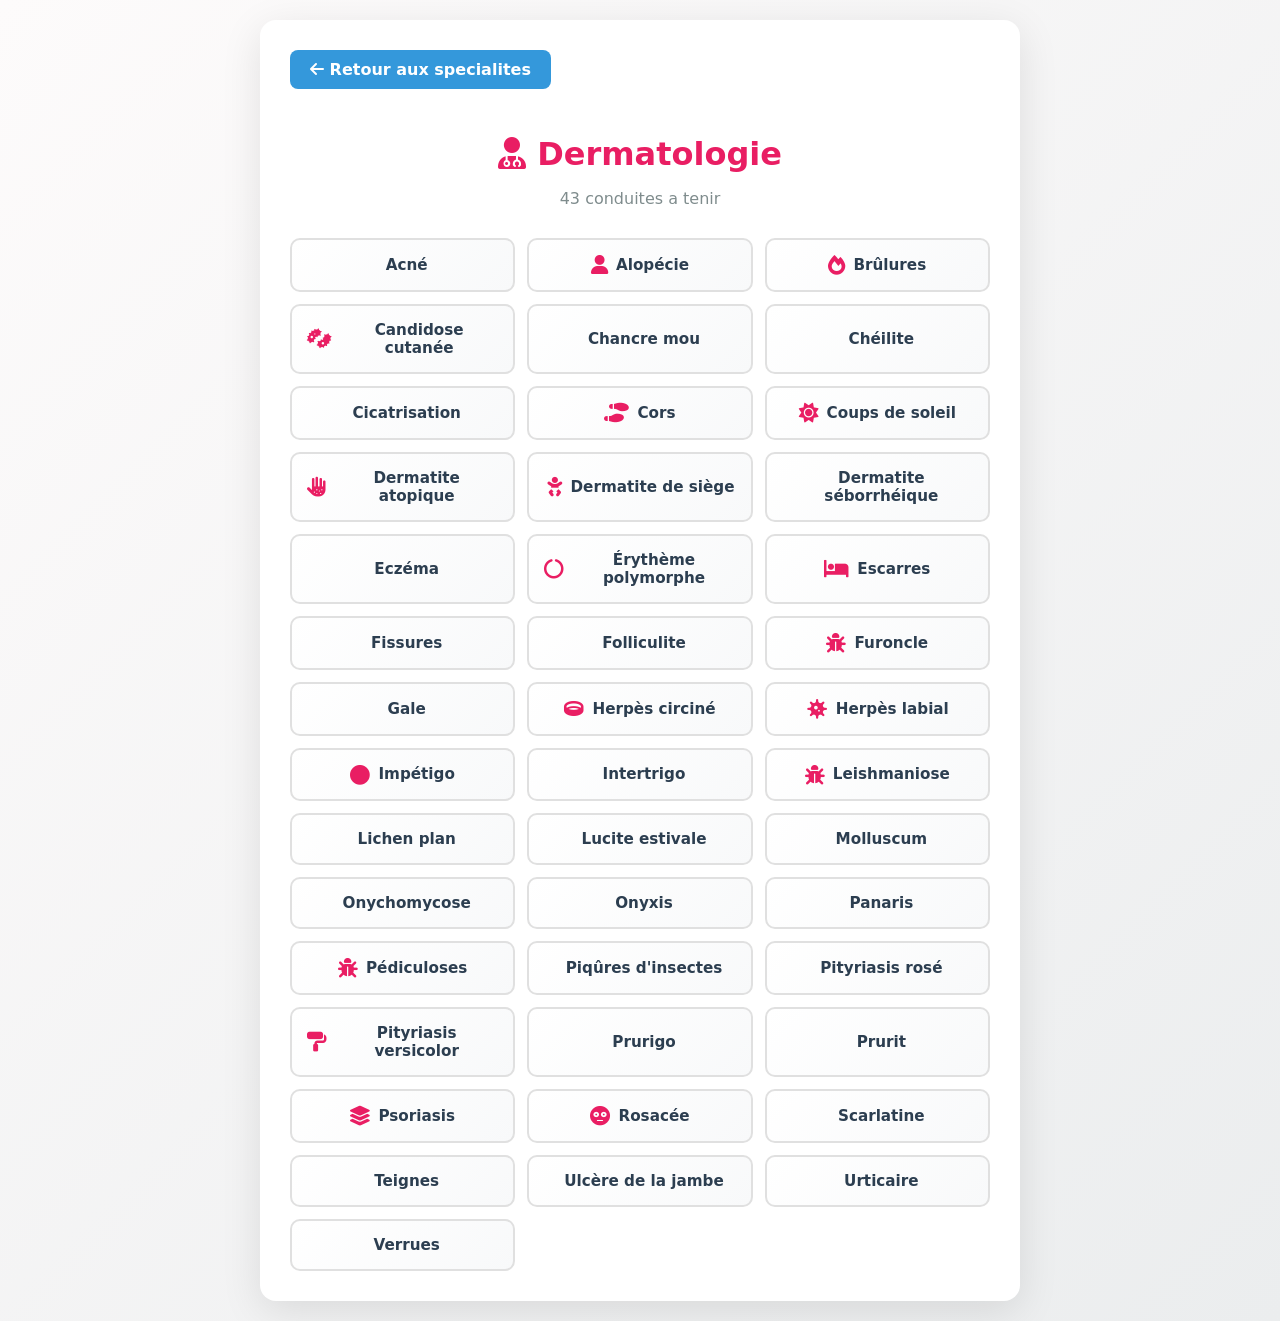
<file: conduite/dermatologie/index.html>
<!DOCTYPE html>
<html lang="fr">
<head>
    <meta charset="UTF-8">
    <meta name="viewport" content="width=device-width, initial-scale=1.0">
    <title>Dermatologie - Conduite a Tenir</title>
    <meta name="description" content="Conduites a tenir en Dermatologie">
    <link rel="stylesheet" href="https://cdnjs.cloudflare.com/ajax/libs/font-awesome/6.0.0/css/all.min.css">
    <style>
        :root { --primary-color: #e91e63; --bg-gradient: linear-gradient(135deg, #fdfbfb 0%, #ebedee 100%); --card-bg: #ffffff; --text-main: #2c3e50; --text-muted: #7f8c8d; }
        body { font-family: 'Inter', 'Segoe UI', system-ui, -apple-system, sans-serif; background: var(--bg-gradient); margin: 0; padding: 20px; display: flex; flex-direction: column; align-items: center; min-height: 100vh; color: var(--text-main); }
        .container { background-color: var(--card-bg); border-radius: 16px; box-shadow: 0 10px 40px rgba(0, 0, 0, 0.1); padding: 30px; max-width: 700px; width: 100%; }
        h1 { text-align: center; color: var(--primary-color); margin-bottom: 5px; }
        .subtitle { text-align: center; color: var(--text-muted); margin-bottom: 30px; }
        .back-link { display: inline-block; padding: 10px 20px; background-color: #3498db; color: white; text-decoration: none; border-radius: 8px; margin-bottom: 25px; font-weight: 600; }
        .back-link:hover { background-color: #2980b9; }
        .buttons-grid { display: grid; grid-template-columns: repeat(auto-fit, minmax(180px, 1fr)); gap: 12px; }
        .cta-button { display: flex; align-items: center; justify-content: center; gap: 8px; padding: 15px; background: linear-gradient(135deg, #fff 0%, #f8f9fa 100%); border: 2px solid #e0e0e0; border-radius: 10px; text-decoration: none; color: var(--text-main); font-weight: 600; transition: all 0.3s ease; text-align: center; font-size: 0.95em; }
        .cta-button:hover { border-color: var(--primary-color); transform: translateY(-2px); box-shadow: 0 5px 15px rgba(231, 76, 60, 0.2); }
        .cta-button i { font-size: 1.3em; color: var(--primary-color); }
    </style>
</head>
<body>
    <div class="container">
        <a href="../index.html" class="back-link"><i class="fas fa-arrow-left"></i> Retour aux specialites</a>
        
        <h1><i class="fas fa-user-md"></i> Dermatologie</h1>
        <p class="subtitle">43 conduites a tenir</p>
        
        <div class="buttons-grid">
            <a href="acne.html" class="cta-button"><i class="fas fa-spots"></i> Acné</a>
            <a href="alopecie.html" class="cta-button"><i class="fas fa-user"></i> Alopécie</a>
            <a href="brulures.html" class="cta-button"><i class="fas fa-fire"></i> Brûlures</a>
            <a href="candidose-cutanee.html" class="cta-button"><i class="fas fa-bacteria"></i> Candidose cutanée</a>
            <a href="chancre-mou.html" class="cta-button"><i class="fas fa-wound"></i> Chancre mou</a>
            <a href="cheilite.html" class="cta-button"><i class="fas fa-lips"></i> Chéilite</a>
            <a href="cicatrisation.html" class="cta-button"><i class="fas fa-healing"></i> Cicatrisation</a>
            <a href="cors.html" class="cta-button"><i class="fas fa-shoe-prints"></i> Cors</a>
            <a href="coups-de-soleil.html" class="cta-button"><i class="fas fa-sun"></i> Coups de soleil</a>
            <a href="dermatite-atopique.html" class="cta-button"><i class="fas fa-allergies"></i> Dermatite atopique</a>
            <a href="dermatite-de-siege.html" class="cta-button"><i class="fas fa-baby"></i> Dermatite de siège</a>
            <a href="dermatite-seborrheique.html" class="cta-button"><i class="fas fa-oily-man"></i> Dermatite séborrhéique</a>
            <a href="eczema.html" class="cta-button"><i class="fas fa-rash"></i> Eczéma</a>
            <a href="erytheme-polymorphe.html" class="cta-button"><i class="fas fa-circle-notch"></i> Érythème polymorphe</a>
            <a href="escarres.html" class="cta-button"><i class="fas fa-bed"></i> Escarres</a>
            <a href="fissures.html" class="cta-button"><i class="fas fa-crack"></i> Fissures</a>
            <a href="folliculite.html" class="cta-button"><i class="fas fa-hair"></i> Folliculite</a>
            <a href="furoncle.html" class="cta-button"><i class="fas fa-bug"></i> Furoncle</a>
            <a href="gale.html" class="cta-button"><i class="fas fa-itch"></i> Gale</a>
            <a href="herpes-cirine.html" class="cta-button"><i class="fas fa-ring"></i> Herpès circiné</a>
            <a href="herpes-labial.html" class="cta-button"><i class="fas fa-virus"></i> Herpès labial</a>
            <a href="impetigo.html" class="cta-button"><i class="fas fa-circle"></i> Impétigo</a>
            <a href="intertrigo.html" class="cta-button"><i class="fas fa-fold"></i> Intertrigo</a>
            <a href="leishmaniose.html" class="cta-button"><i class="fas fa-bug"></i> Leishmaniose</a>
            <a href="lichen-plan.html" class="cta-button"><i class="fas fa-stripes"></i> Lichen plan</a>
            <a href="lucite-estivale.html" class="cta-button"><i class="fas fa-sun-plant"></i> Lucite estivale</a>
            <a href="molluscum-contagiosum.html" class="cta-button"><i class="fas fa-circle-small"></i> Molluscum</a>
            <a href="onychomycose.html" class="cta-button"><i class="fas fa-nail"></i> Onychomycose</a>
            <a href="onyxis-perionyxis.html" class="cta-button"><i class="fas fa-finger"></i> Onyxis</a>
            <a href="panaris.html" class="cta-button"><i class="fas fa-hand-point"></i> Panaris</a>
            <a href="pediculoses.html" class="cta-button"><i class="fas fa-bug"></i> Pédiculoses</a>
            <a href="piqure-insectes.html" class="cta-button"><i class="fas fa-bee"></i> Piqûres d'insectes</a>
            <a href="pityriasis-rose.html" class="cta-button"><i class="fas fa-rose"></i> Pityriasis rosé</a>
            <a href="pityriasis-versicolor.html" class="cta-button"><i class="fas fa-paint-roller"></i> Pityriasis versicolor</a>
            <a href="prurigo.html" class="cta-button"><i class="fas fa-scratch"></i> Prurigo</a>
            <a href="prurit.html" class="cta-button"><i class="fas fa-itch"></i> Prurit</a>
            <a href="psoriasis.html" class="cta-button"><i class="fas fa-layer-group"></i> Psoriasis</a>
            <a href="rosacee.html" class="cta-button"><i class="fas fa-flushed"></i> Rosacée</a>
            <a href="scarlatine.html" class="cta-button"><i class="fas fa-temperature-hot"></i> Scarlatine</a>
            <a href="teignes.html" class="cta-button"><i class="fas fa-worm"></i> Teignes</a>
            <a href="ulcere-jambe.html" class="cta-button"><i class="fas fa-leg"></i> Ulcère de la jambe</a>
            <a href="urticaire.html" class="cta-button"><i class="fas fa-hives"></i> Urticaire</a>
            <a href="verrues.html" class="cta-button"><i class="fas fa-wart"></i> Verrues</a>
        </div>
    </div>
</body>
</html>
</file>
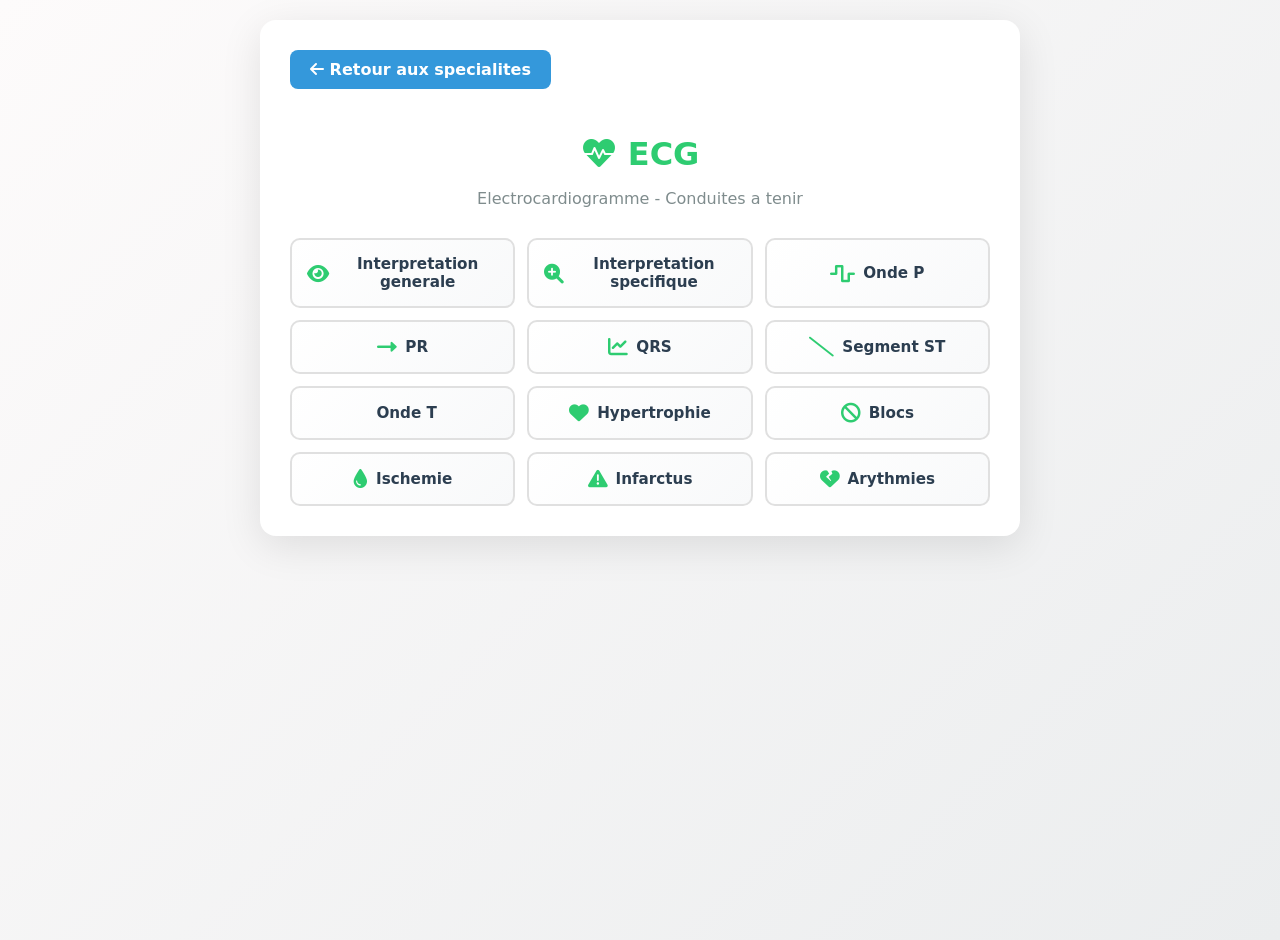
<file: conduite/ecg/index.html>
<!DOCTYPE html>
<html lang="fr">
<head>
    <meta charset="UTF-8">
    <meta name="viewport" content="width=device-width, initial-scale=1.0">
    <title>ECG - Conduite a Tenir</title>
    <meta name="description" content="Conduites a tenir en ECG">
    <link rel="stylesheet" href="https://cdnjs.cloudflare.com/ajax/libs/font-awesome/6.0.0/css/all.min.css">
    <style>
        :root { --primary-color: #2ecc71; --bg-gradient: linear-gradient(135deg, #fdfbfb 0%, #ebedee 100%); --card-bg: #ffffff; --text-main: #2c3e50; --text-muted: #7f8c8d; }
        body { font-family: "Inter", "Segoe UI", system-ui, -apple-system, sans-serif; background: var(--bg-gradient); margin: 0; padding: 20px; display: flex; flex-direction: column; align-items: center; min-height: 100vh; color: var(--text-main); }
        .container { background-color: var(--card-bg); border-radius: 16px; box-shadow: 0 10px 40px rgba(0, 0, 0, 0.1); padding: 30px; max-width: 700px; width: 100%; }
        h1 { text-align: center; color: var(--primary-color); margin-bottom: 5px; }
        .subtitle { text-align: center; color: var(--text-muted); margin-bottom: 30px; }
        .back-link { display: inline-block; padding: 10px 20px; background-color: #3498db; color: white; text-decoration: none; border-radius: 8px; margin-bottom: 25px; font-weight: 600; }
        .back-link:hover { background-color: #2980b9; }
        .buttons-grid { display: grid; grid-template-columns: repeat(auto-fit, minmax(180px, 1fr)); gap: 12px; }
        .cta-button { display: flex; align-items: center; justify-content: center; gap: 8px; padding: 15px; background: linear-gradient(135deg, #fff 0%, #f8f9fa 100%); border: 2px solid #e0e0e0; border-radius: 10px; text-decoration: none; color: var(--text-main); font-weight: 600; transition: all 0.3s ease; text-align: center; font-size: 0.95em; }
        .cta-button:hover { border-color: var(--primary-color); transform: translateY(-2px); box-shadow: 0 5px 15px rgba(46, 204, 113, 0.2); }
        .cta-button i { font-size: 1.3em; color: var(--primary-color); }
    </style>
</head>
<body>
    <div class="container">
        <a href="../index.html" class="back-link"><i class="fas fa-arrow-left"></i> Retour aux specialites</a>
        
        <h1><i class="fas fa-heartbeat"></i> ECG</h1>
        <p class="subtitle">Electrocardiogramme - Conduites a tenir</p>
        
        <div class="buttons-grid">
            <a href="interpretation-generale.html" class="cta-button"><i class="fas fa-eye"></i> Interpretation generale</a>
            <a href="interpretation-specifique.html" class="cta-button"><i class="fas fa-search-plus"></i> Interpretation specifique</a>
            <a href="onde-p.html" class="cta-button"><i class="fas fa-wave-square"></i>Onde P</a>
            <a href="pr.html" class="cta-button"><i class="fas fa-long-arrow-alt-right"></i> PR</a>
            <a href="qrs.html" class="cta-button"><i class="fas fa-chart-line"></i> QRS</a>
            <a href="segment-st.html" class="cta-button"><i class="fas fa-slash"></i> Segment ST</a>
            <a href="onde-t.html" class="cta-button"><i class="fas famountain"></i>Onde T</a>
            <a href="hypertrophie.html" class="cta-button"><i class="fas fa-heart"></i> Hypertrophie</a>
            <a href="blocs.html" class="cta-button"><i class="fas fa-ban"></i> Blocs</a>
            <a href="ischemie.html" class="cta-button"><i class="fas fa-tint"></i> Ischemie</a>
            <a href="infarctus.html" class="cta-button"><i class="fas fa-exclamation-triangle"></i> Infarctus</a>
            <a href="arythmies.html" class="cta-button"><i class="fas fa-heart-broken"></i> Arythmies</a>
        </div>
    </div>
</body>
</html>
</file>
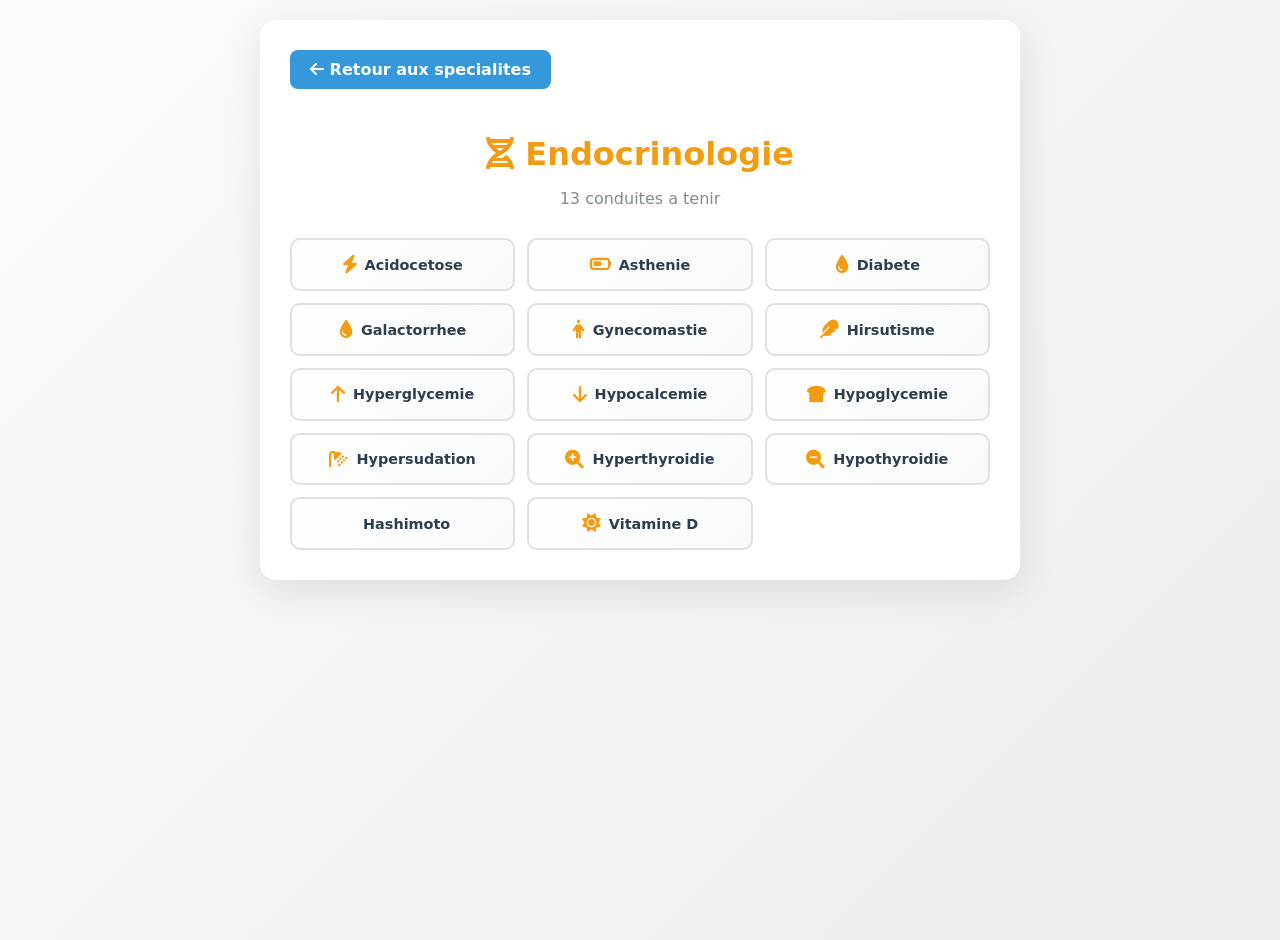
<file: conduite/endocrinologie/index.html>
<!DOCTYPE html>
<html lang="fr">
<head>
    <meta charset="UTF-8">
    <meta name="viewport" content="width=device-width, initial-scale=1.0">
    <title>Endocrinologie - Conduite a Tenir</title>
    <meta name="description" content="Conduites a tenir en Endocrinologie">
    <link rel="stylesheet" href="https://cdnjs.cloudflare.com/ajax/libs/font-awesome/6.0.0/css/all.min.css">
    <style>
        :root { --primary-color: #f39c12; --bg-gradient: linear-gradient(135deg, #fdfbfb 0%, #ebedee 100%); --card-bg: #ffffff; --text-main: #2c3e50; --text-muted: #7f8c8d; }
        body { font-family: 'Inter', 'Segoe UI', system-ui, -apple-system, sans-serif; background: var(--bg-gradient); margin: 0; padding: 20px; display: flex; flex-direction: column; align-items: center; min-height: 100vh; color: var(--text-main); }
        .container { background-color: var(--card-bg); border-radius: 16px; box-shadow: 0 10px 40px rgba(0, 0, 0, 0.1); padding: 30px; max-width: 700px; width: 100%; }
        h1 { text-align: center; color: var(--primary-color); margin-bottom: 5px; }
        .subtitle { text-align: center; color: var(--text-muted); margin-bottom: 30px; }
        .back-link { display: inline-block; padding: 10px 20px; background-color: #3498db; color: white; text-decoration: none; border-radius: 8px; margin-bottom: 25px; font-weight: 600; }
        .buttons-grid { display: grid; grid-template-columns: repeat(auto-fit, minmax(170px, 1fr)); gap: 12px; }
        .cta-button { display: flex; align-items: center; justify-content: center; gap: 8px; padding: 15px; background: linear-gradient(135deg, #fff 0%, #f8f9fa 100%); border: 2px solid #e0e0e0; border-radius: 10px; text-decoration: none; color: var(--text-main); font-weight: 600; transition: all 0.3s ease; text-align: center; font-size: 0.9em; }
        .cta-button:hover { border-color: var(--primary-color); transform: translateY(-2px); box-shadow: 0 5px 15px rgba(243, 156, 18, 0.2); }
        .cta-button i { font-size: 1.3em; color: var(--primary-color); }
    </style>
</head>
<body>
    <div class="container">
        <a href="../index.html" class="back-link"><i class="fas fa-arrow-left"></i> Retour aux specialites</a>
        
        <h1><i class="fas fa-dna"></i> Endocrinologie</h1>
        <p class="subtitle">13 conduites a tenir</p>
        
        <div class="buttons-grid">
            <a href="acidocetose-diabetique.html" class="cta-button"><i class="fas fa-bolt"></i> Acidocetose</a>
            <a href="asthenie.html" class="cta-button"><i class="fas fa-battery-half"></i> Asthenie</a>
            <a href="diabete.html" class="cta-button"><i class="fas fa-tint"></i> Diabete</a>
            <a href="galactorrhee.html" class="cta-button"><i class="fas fa-droplet"></i> Galactorrhee</a>
            <a href="gynecomastie.html" class="cta-button"><i class="fas fa-male"></i> Gynecomastie</a>
            <a href="hirsutisme.html" class="cta-button"><i class="fas fa-feather"></i> Hirsutisme</a>
            <a href="hyperglycemie.html" class="cta-button"><i class="fas fa-arrow-up"></i> Hyperglycemie</a>
            <a href="hypocalcemie.html" class="cta-button"><i class="fas fa-arrow-down"></i> Hypocalcemie</a>
            <a href="hypoglycemie.html" class="cta-button"><i class="fas fa-bread-slice"></i> Hypoglycemie</a>
            <a href="hypersudation.html" class="cta-button"><i class="fas fa-shower"></i> Hypersudation</a>
            <a href="hyperthyroidie.html" class="cta-button"><i class="fas fa-magnifying-glass-plus"></i> Hyperthyroidie</a>
            <a href="hypothyroidie.html" class="cta-button"><i class="fas fa-magnifying-glass-minus"></i> Hypothyroidie</a>
            <a href="thyroidite-hashimoto.html" class="cta-button"><i class="fas fa-gland"></i> Hashimoto</a>
            <a href="vitamine-d.html" class="cta-button"><i class="fas fa-sun"></i> Vitamine D</a>
        </div>
    </div>
</body>
</html>
</file>
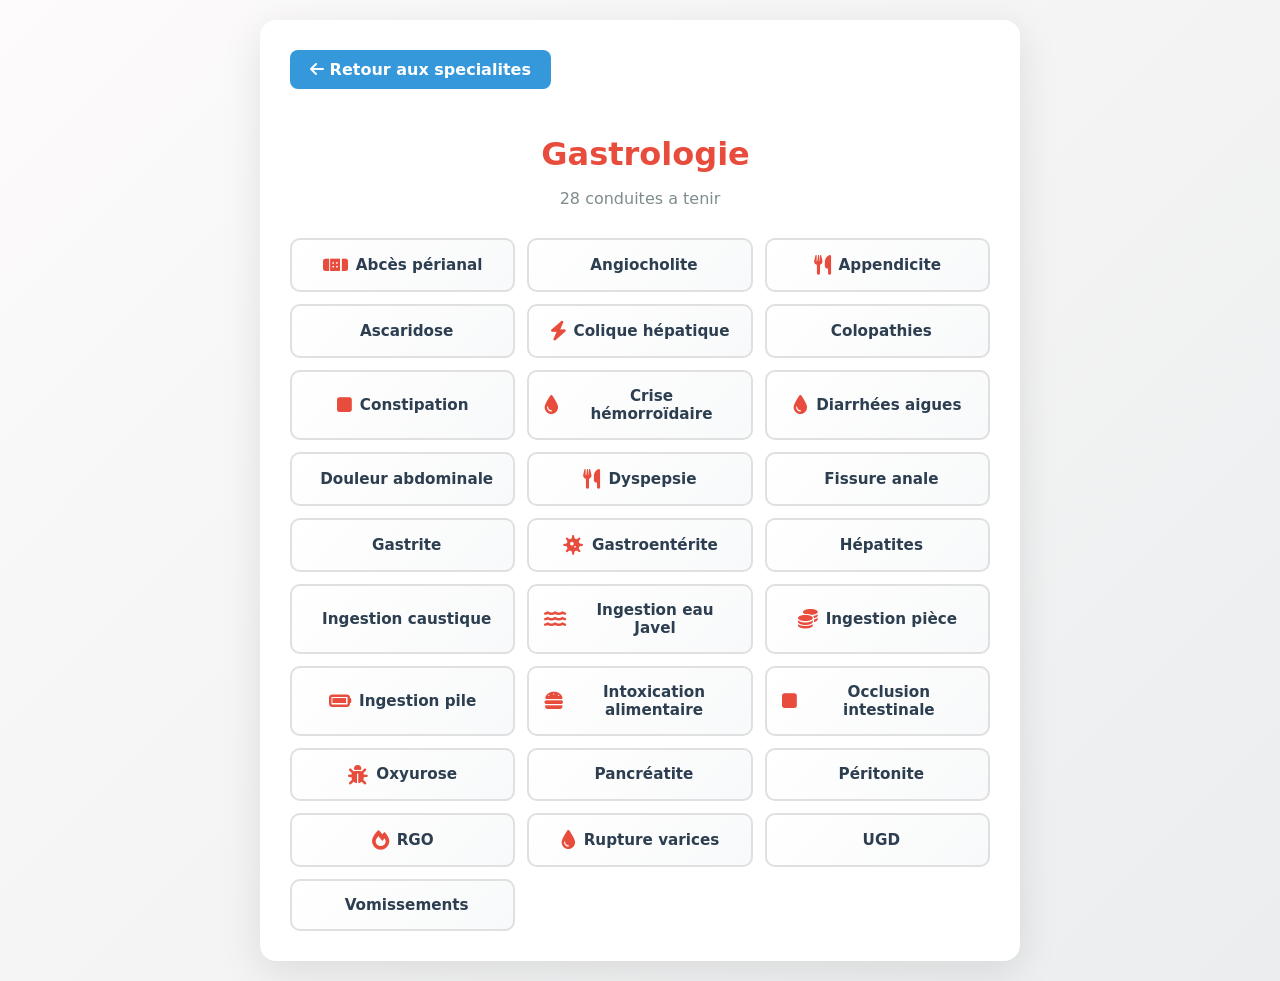
<file: conduite/gastrologie/index.html>
<!DOCTYPE html>
<html lang="fr">
<head>
    <meta charset="UTF-8">
    <meta name="viewport" content="width=device-width, initial-scale=1.0">
    <title>Gastrologie - Conduite a Tenir</title>
    <meta name="description" content="Conduites a tenir en Gastrologie">
    <link rel="stylesheet" href="https://cdnjs.cloudflare.com/ajax/libs/font-awesome/6.0.0/css/all.min.css">
    <style>
        :root { --primary-color: #e74c3c; --bg-gradient: linear-gradient(135deg, #fdfbfb 0%, #ebedee 100%); --card-bg: #ffffff; --text-main: #2c3e50; --text-muted: #7f8c8d; }
        body { font-family: 'Inter', 'Segoe UI', system-ui, -apple-system, sans-serif; background: var(--bg-gradient); margin: 0; padding: 20px; display: flex; flex-direction: column; align-items: center; min-height: 100vh; color: var(--text-main); }
        .container { background-color: var(--card-bg); border-radius: 16px; box-shadow: 0 10px 40px rgba(0, 0, 0, 0.1); padding: 30px; max-width: 700px; width: 100%; }
        h1 { text-align: center; color: var(--primary-color); margin-bottom: 5px; }
        .subtitle { text-align: center; color: var(--text-muted); margin-bottom: 30px; }
        .back-link { display: inline-block; padding: 10px 20px; background-color: #3498db; color: white; text-decoration: none; border-radius: 8px; margin-bottom: 25px; font-weight: 600; }
        .back-link:hover { background-color: #2980b9; }
        .buttons-grid { display: grid; grid-template-columns: repeat(auto-fit, minmax(180px, 1fr)); gap: 12px; }
        .cta-button { display: flex; align-items: center; justify-content: center; gap: 8px; padding: 15px; background: linear-gradient(135deg, #fff 0%, #f8f9fa 100%); border: 2px solid #e0e0e0; border-radius: 10px; text-decoration: none; color: var(--text-main); font-weight: 600; transition: all 0.3s ease; text-align: center; font-size: 0.95em; }
        .cta-button:hover { border-color: var(--primary-color); transform: translateY(-2px); box-shadow: 0 5px 15px rgba(231, 76, 60, 0.2); }
        .cta-button i { font-size: 1.3em; color: var(--primary-color); }
    </style>
</head>
<body>
    <div class="container">
        <a href="../index.html" class="back-link"><i class="fas fa-arrow-left"></i> Retour aux specialites</a>
        
        <h1><i class="fas fa-stomach"></i> Gastrologie</h1>
        <p class="subtitle">28 conduites a tenir</p>
        
        <div class="buttons-grid">
            <a href="abcès-périanal.html" class="cta-button"><i class="fas fa-band-aid"></i> Abcès périanal</a>
            <a href="angiocholite.html" class="cta-button"><i class="fas fa-liver"></i> Angiocholite</a>
            <a href="appendicite.html" class="cta-button"><i class="fas fa-utensils"></i> Appendicite</a>
            <a href="ascaridose.html" class="cta-button"><i class="fas fa-worm"></i> Ascaridose</a>
            <a href="colique-hépatique.html" class="cta-button"><i class="fas fa-bolt"></i> Colique hépatique</a>
            <a href="colopathies-fonctionnelles.html" class="cta-button"><i class="fas fa-intestine"></i> Colopathies</a>
            <a href="constipation.html" class="cta-button"><i class="fas fa-stop"></i> Constipation</a>
            <a href="crise-hémorroïdaire.html" class="cta-button"><i class="fas fa-tint"></i> Crise hémorroïdaire</a>
            <a href="diarrhées-aigues.html" class="cta-button"><i class="fas fa-droplet"></i> Diarrhées aigues</a>
            <a href="douleur-abdominale.html" class="cta-button"><i class="fas fa-burst"></i> Douleur abdominale</a>
            <a href="dyspepsie.html" class="cta-button"><i class="fas fa-utensils"></i> Dyspepsie</a>
            <a href="fissure-anale.html" class="cta-button"><i class="fas fa-crack"></i> Fissure anale</a>
            <a href="gastrite.html" class="cta-button"><i class="fas fa-stomach"></i> Gastrite</a>
            <a href="gastroentérite.html" class="cta-button"><i class="fas fa-virus"></i> Gastroentérite</a>
            <a href="hépatites.html" class="cta-button"><i class="fas fa-liver"></i> Hépatites</a>
            <a href="ingestion-caustique.html" class="cta-button"><i class="fas fa-flame"></i> Ingestion caustique</a>
            <a href="ingestion-eau-javel.html" class="cta-button"><i class="fas fa-water"></i> Ingestion eau Javel</a>
            <a href="ingestion-piece.html" class="cta-button"><i class="fas fa-coins"></i> Ingestion pièce</a>
            <a href="ingestion-pile.html" class="cta-button"><i class="fas fa-battery"></i> Ingestion pile</a>
            <a href="intoxication-alimentaire.html" class="cta-button"><i class="fas fa-burger"></i> Intoxication alimentaire</a>
            <a href="occlusion-intestinale.html" class="cta-button"><i class="fas fa-stop"></i> Occlusion intestinale</a>
            <a href="oxyurose.html" class="cta-button"><i class="fas fa-bug"></i> Oxyurose</a>
            <a href="pancréatite.html" class="cta-button"><i class="fas fa-stomach"></i> Pancréatite</a>
            <a href="péritonite.html" class="cta-button"><i class="fas fa-external"></i> Péritonite</a>
            <a href="rgo.html" class="cta-button"><i class="fas fa-fire"></i> RGO</a>
            <a href="rupture-varices.html" class="cta-button"><i class="fas fa-droplet"></i> Rupture varices</a>
            <a href="ugd.html" class="cta-button"><i class="fas fa-ulcer"></i> UGD</a>
            <a href="vomissements.html" class="cta-button"><i class="fas fa-vomit"></i> Vomissements</a>
        </div>
    </div>
</body>
</html>
</file>
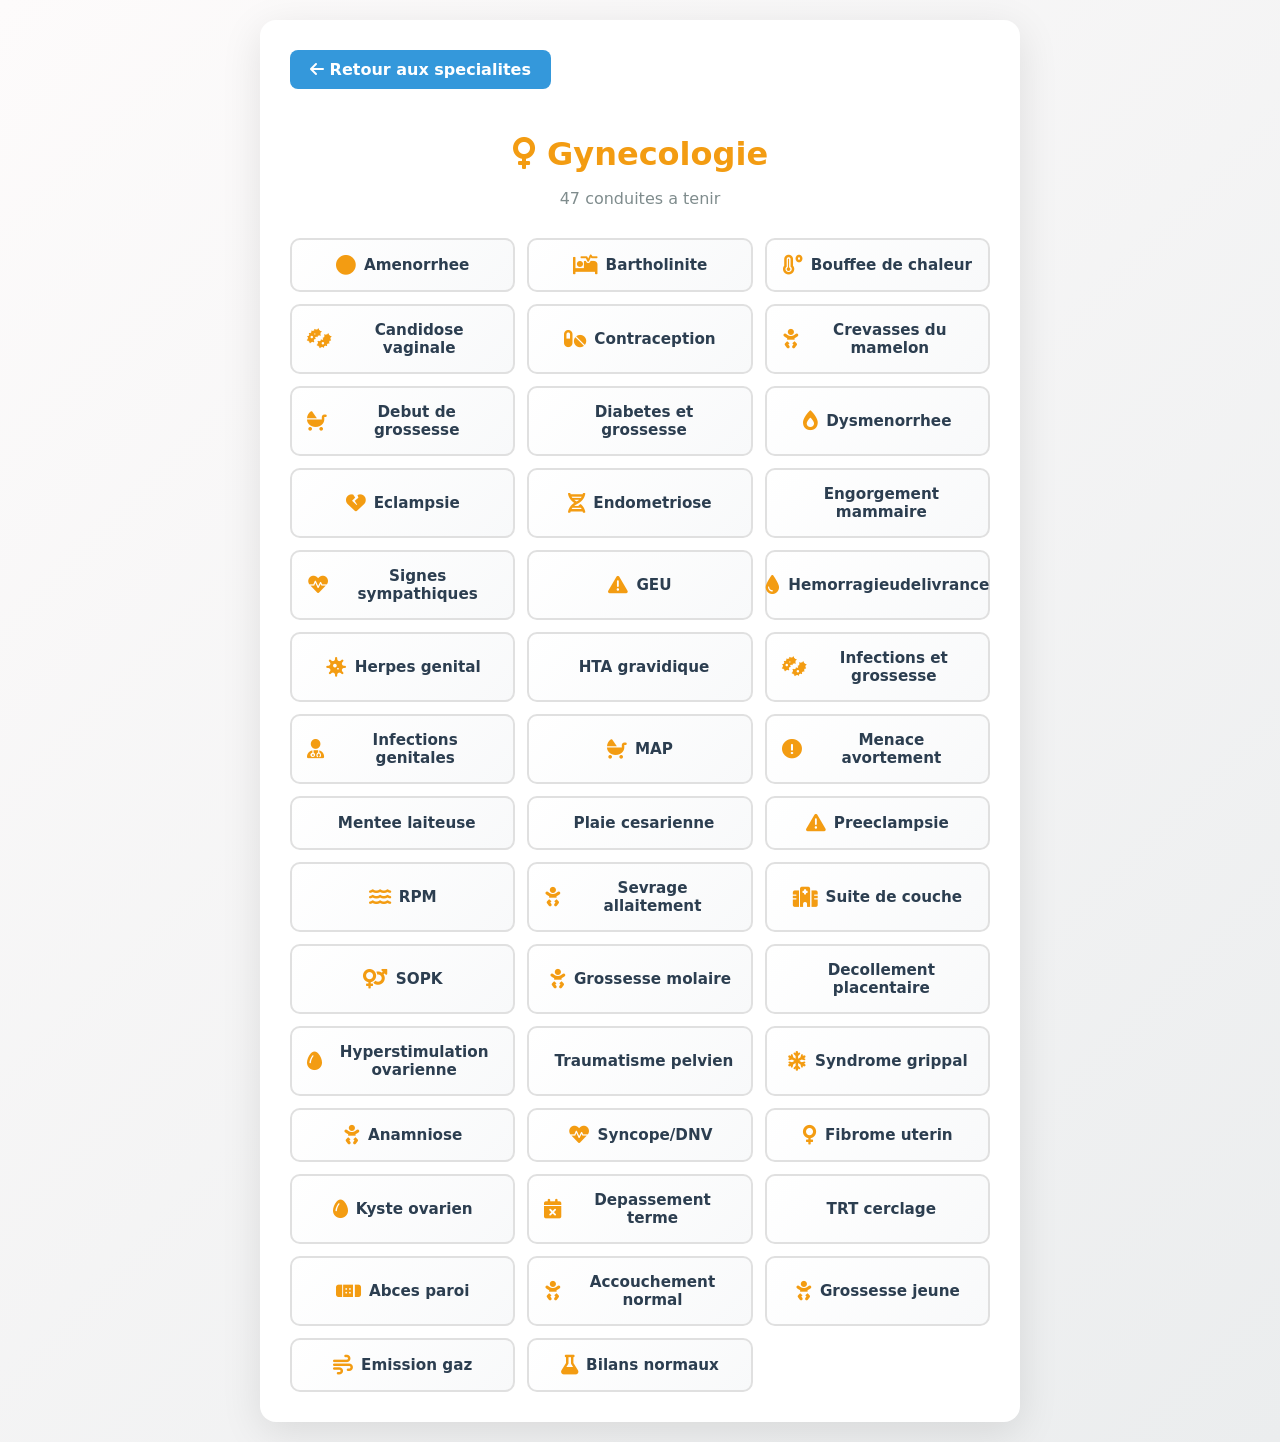
<file: conduite/gynecologie/index.html>
<!DOCTYPE html>
<html lang="fr">
<head>
    <meta charset="UTF-8">
    <meta name="viewport" content="width=device-width, initial-scale=1.0">
    <title>Gynecologie - Conduite a Tenir</title>
    <meta name="description" content="Conduites a tenir en Gynecologie">
    <link rel="stylesheet" href="https://cdnjs.cloudflare.com/ajax/libs/font-awesome/6.0.0/css/all.min.css">
    <style>
        :root { --primary-color: #f39c12; --bg-gradient: linear-gradient(135deg, #fdfbfb 0%, #ebedee 100%); --card-bg: #ffffff; --text-main: #2c3e50; --text-muted: #7f8c8d; }
        body { font-family: Inter, Segoe UI, system-ui, -apple-system, sans-serif; background: var(--bg-gradient); margin: 0; padding: 20px; display: flex; flex-direction: column; align-items: center; min-height: 100vh; color: var(--text-main); }
        .container { background-color: var(--card-bg); border-radius: 16px; box-shadow: 0 10px 40px rgba(0, 0, 0, 0.1); padding: 30px; max-width: 700px; width: 100%; }
        h1 { text-align: center; color: var(--primary-color); margin-bottom: 5px; }
        .subtitle { text-align: center; color: var(--text-muted); margin-bottom: 30px; }
        .back-link { display: inline-block; padding: 10px 20px; background-color: #3498db; color: white; text-decoration: none; border-radius: 8px; margin-bottom: 25px; font-weight: 600; }
        .back-link:hover { background-color: #2980b9; }
        .buttons-grid { display: grid; grid-template-columns: repeat(auto-fit, minmax(180px, 1fr)); gap: 12px; }
        .cta-button { display: flex; align-items: center; justify-content: center; gap: 8px; padding: 15px; background: linear-gradient(135deg, #fff 0%, #f8f9fa 100%); border: 2px solid #e0e0e0; border-radius: 10px; text-decoration: none; color: var(--text-main); font-weight: 600; transition: all 0.3s ease; text-align: center; font-size: 0.95em; }
        .cta-button:hover { border-color: var(--primary-color); transform: translateY(-2px); box-shadow: 0 5px 15px rgba(243, 156, 18, 0.2); }
        .cta-button i { font-size: 1.3em; color: var(--primary-color); }
    </style>
</head>
<body>
    <div class="container">
        <a href="../index.html" class="back-link"><i class="fas fa-arrow-left"></i> Retour aux specialites</a>
        
        <h1><i class="fas fa-venus"></i> Gynecologie</h1>
        <p class="subtitle">47 conduites a tenir</p>
        
        <div class="buttons-grid">
            <a href="amenorrhee.html" class="cta-button"><i class="fas fa-circle"></i> Amenorrhee</a>
            <a href="bartholinite.html" class="cta-button"><i class="fas fa-procedures"></i> Bartholinite</a>
            <a href="bouffee-chaleur.html" class="cta-button"><i class="fas fa-temperature-high"></i> Bouffee de chaleur</a>
            <a href="candidose-vaginale.html" class="cta-button"><i class="fas fa-bacteria"></i> Candidose vaginale</a>
            <a href="contraception.html" class="cta-button"><i class="fas fa-pills"></i> Contraception</a>
            <a href="crevasses-mamelon.html" class="cta-button"><i class="fas fa-baby"></i> Crevasses du mamelon</a>
            <a href="debut-grossesse.html" class="cta-button"><i class="fas fa-baby-carriage"></i> Debut de grossesse</a>
            <a href="diabete-grossesse.html" class="cta-button"><i class="fas fa-sugar"></i> Diabetes et grossesse</a>
            <a href="dysmennorrhee.html" class="cta-button"><i class="fas fa-burn"></i> Dysmenorrhee</a>
            <a href="eclampsie.html" class="cta-button"><i class="fas fa-heart-broken"></i> Eclampsie</a>
            <a href="endometriose.html" class="cta-button"><i class="fas fa-dna"></i> Endometriose</a>
            <a href="engorgement-mammaire.html" class="cta-button"><i class="fas fa-breast-pump"></i> Engorgement mammaire</a>
            <a href="signes-sympathiques.html" class="cta-button"><i class="fas fa-heart-pulse"></i> Signes sympathiques</a>
            <a href="grossesseextra-uterine.html" class="cta-button"><i class="fas fa-exclamation-triangle"></i> GEU</a>
            <a href="hemorragie-delivrance.html" class="cta-button"><i class="fas fa-tint"></i> Hemorragieudelivrance</a>
            <a href="herpes-genital.html" class="cta-button"><i class="fas fa-virus"></i> Herpes genital</a>
            <a href="hta-gravidique.html" class="cta-button"><i class="fas fa-blood"></i> HTA gravidique</a>
            <a href="infections-grossesse.html" class="cta-button"><i class="fas fa-bacteria"></i> Infections et grossesse</a>
            <a href="infections-genitales.html" class="cta-button"><i class="fas fa-user-md"></i> Infections genitales</a>
            <a href="menace-accouchement.html" class="cta-button"><i class="fas fa-baby-carriage"></i> MAP</a>
            <a href="menace-avortement.html" class="cta-button"><i class="fas fa-exclamation-circle"></i> Menace avortement</a>
            <a href="mentee-laituse.html" class="cta-button"><i class="fas fa-glass-water"></i> Mentee laiteuse</a>
            <a href="plaie-cesarienne.html" class="cta-button"><i class="fas fa-scalpel"></i> Plaie cesarienne</a>
            <a href="preeclampsie.html" class="cta-button"><i class="fas fa-exclamation-triangle"></i> Preeclampsie</a>
            <a href="rpm.html" class="cta-button"><i class="fas fa-water"></i> RPM</a>
            <a href="sevrage-allaitement.html" class="cta-button"><i class="fas fa-baby"></i> Sevrage allaitement</a>
            <a href="suite-couche.html" class="cta-button"><i class="fas fa-hospital"></i> Suite de couche</a>
            <a href="sopk.html" class="cta-button"><i class="fas fa-venus-mars"></i> SOPK</a>
            <a href="grossesse-molaire.html" class="cta-button"><i class="fas fa-baby"></i> Grossesse molaire</a>
            <a href="decollement-placentaire.html" class="cta-button"><i class="fas fa-placenta"></i> Decollement placentaire</a>
            <a href="hyperstimulation-ovarienne.html" class="cta-button"><i class="fas fa-egg"></i> Hyperstimulation ovarienne</a>
            <a href="traumatisme-pelvien.html" class="cta-button"><i class="fas fa-bones"></i> Traumatisme pelvien</a>
            <a href="syndrome-grippal.html" class="cta-button"><i class="fas fa-snowflake"></i> Syndrome grippal</a>
            <a href="anamniose.html" class="cta-button"><i class="fas fa-baby"></i> Anamniose</a>
            <a href="syncope-dnv.html" class="cta-button"><i class="fas fa-heartbeat"></i> Syncope/DNV</a>
            <a href="fibrome-uterin.html" class="cta-button"><i class="fas fa-venus"></i> Fibrome uterin</a>
            <a href="kyste-ovarien.html" class="cta-button"><i class="fas fa-egg"></i> Kyste ovarien</a>
            <a href="depassement-terme.html" class="cta-button"><i class="fas fa-calendar-times"></i> Depassement terme</a>
            <a href="trt-cerclage.html" class="cta-button"><i class="fas fa-suture"></i> TRT cerclage</a>
            <a href="abces-paroi.html" class="cta-button"><i class="fas fa-band-aid"></i> Abces paroi</a>
            <a href="accouchement-normal.html" class="cta-button"><i class="fas fa-baby"></i> Accouchement normal</a>
            <a href="grossesse-jeune.html" class="cta-button"><i class="fas fa-baby"></i> Grossesse jeune</a>
            <a href="emission-gaz.html" class="cta-button"><i class="fas fa-wind"></i> Emission gaz</a>
            <a href="bilans-normaux.html" class="cta-button"><i class="fas fa-flask"></i> Bilans normaux</a>
        </div>
    </div>
</body>
</html>
</file>
